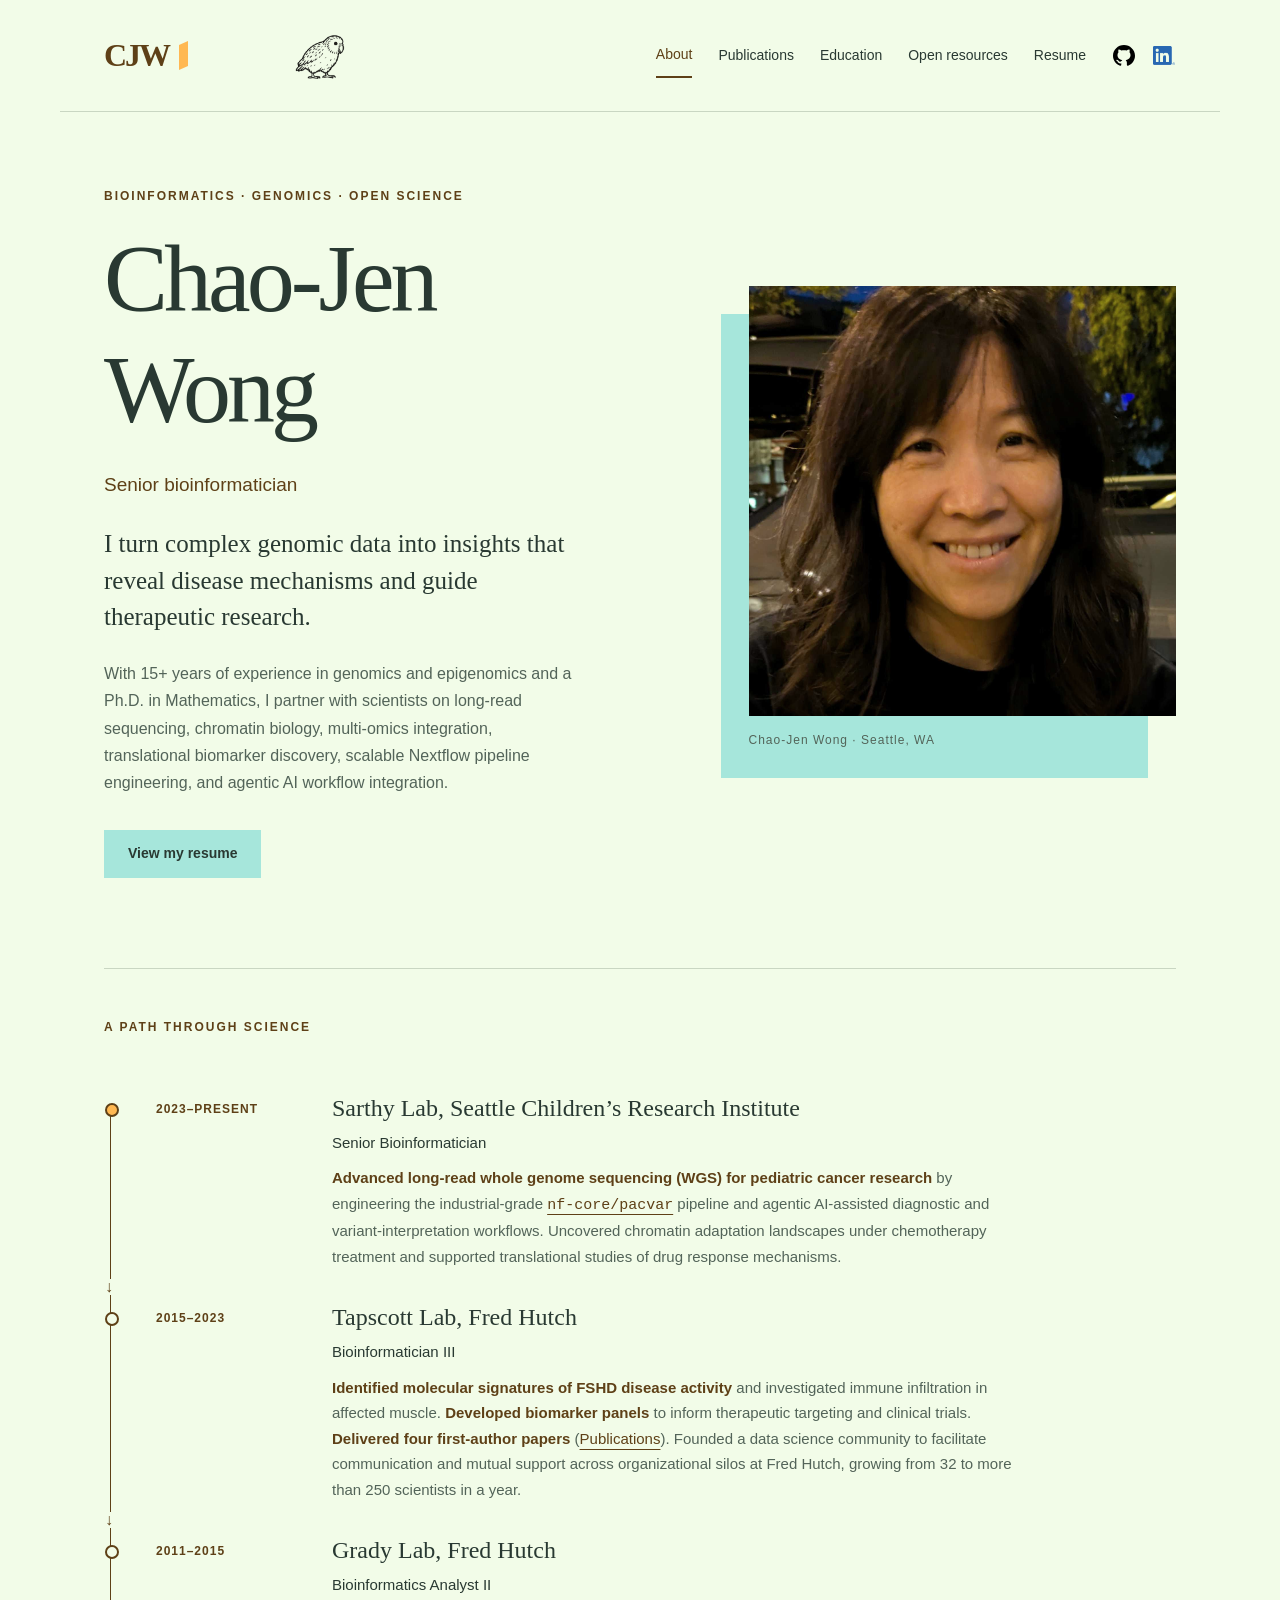
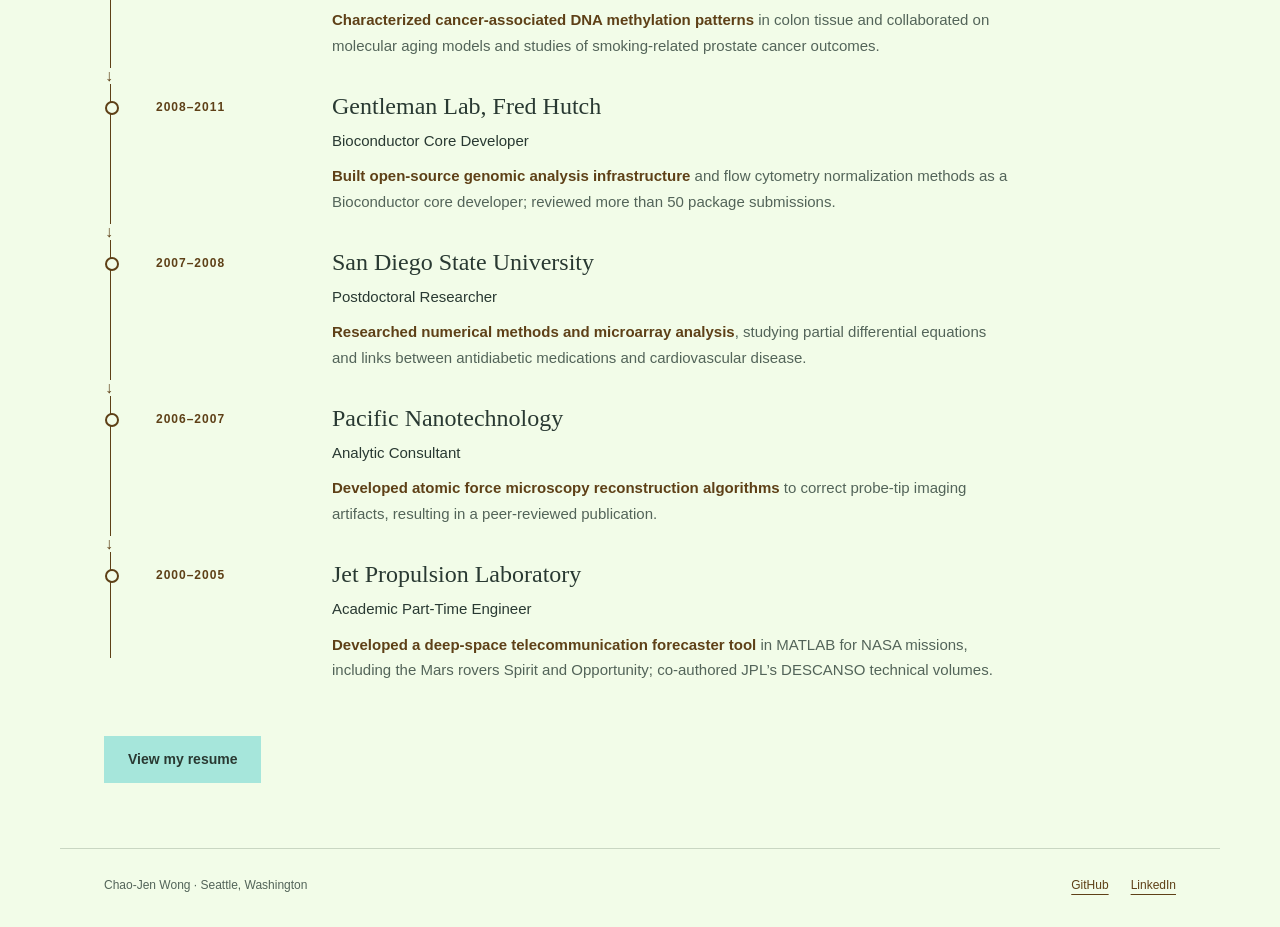
<file: index.html>
<!doctype html>
<html lang="en">
  <head>
    <meta charset="utf-8" />
    <meta name="viewport" content="width=device-width, initial-scale=1" />
    <title>About | Chao-Jen Wong</title>
    <meta
      name="description"
      content="Chao-Jen Wong — senior bioinformatician. Genomics, epigenomics, scientific software, and open-source workflows."
    />
    <link rel="stylesheet" href="assets/site.css" />
    <link rel="icon" href="assets/favicon.svg" type="image/svg+xml" />
  </head>
  <body class="home">
    <a class="skip" href="#main">Skip to content</a>
    <header class="site-header">
      <a class="monogram" href="index.html" aria-label="CJW — home"
        >CJW<span></span
      ></a>
      <span class="kakapo-track" aria-hidden="true">
        <span class="kakapo-walker"><span class="kakapo-sprite"></span></span>
      </span>
      <nav aria-label="Main navigation">
        <a href="index.html" aria-current="page">About</a>
        <a href="publications.html">Publications</a>
        <a href="education.html">Education</a>
        <a href="open-resources.html">Open resources</a>
        <a href="resume.html">Resume</a>
        <span class="nav-socials">
          <a class="social-link" href="https://github.com/chaochaowong" target="_blank" rel="noopener noreferrer" aria-label="GitHub profile" title="GitHub">
            <img src="assets/github.svg" width="22" height="22" alt="" />
          </a>
          <a class="social-link" href="https://www.linkedin.com/in/chao-jen-wong/" target="_blank" rel="noopener noreferrer" aria-label="LinkedIn profile" title="LinkedIn">
            <img src="assets/linkedin.png" width="22" height="22" alt="" />
          </a>
        </span>
      </nav>
    </header>
    <main id="main">
      <section class="hero">
        <div class="hero-copy">
          <p class="eyebrow">BIOINFORMATICS · GENOMICS · OPEN SCIENCE</p>
          <h1>Chao-Jen<br />Wong<span class="period"></span></h1>
          <p class="role">Senior bioinformatician</p>
          <p class="intro">
            I turn complex genomic data into insights that reveal disease
            mechanisms and guide therapeutic research.
          </p>
          <p>
            With 15+ years of experience in genomics and epigenomics and a Ph.D.
            in Mathematics, I partner with scientists on long-read sequencing,
            chromatin biology, multi-omics integration, translational biomarker
            discovery, scalable Nextflow pipeline engineering, and
            agentic AI workflow integration.
          </p>
          <a class="button" href="resume.html">View my resume</a
          >
        </div>
        <figure class="portrait">
          <img
            src="assets/cjwong.jpg"
            alt="Chao-Jen Wong"
            width="600"
            height="750"
          />
          <figcaption>Chao-Jen Wong · Seattle, WA</figcaption>
        </figure>
      </section>
      <section class="career">
        <div class="section-heading">
          <div>
            <p class="eyebrow">A PATH THROUGH SCIENCE</p>
          </div>
        </div>
        <ol
          class="timeline"
          aria-label="Career flowchart, most recent position first"
        >
          <li class="current">
            <span class="date">2023–PRESENT</span>
            <h3>Sarthy Lab, Seattle Children’s Research Institute</h3>
            <p>Senior Bioinformatician</p>
            <span class="detail"
              ><strong
                >Advanced long-read whole genome sequencing (WGS) for pediatric cancer
                research</strong
              >
              by engineering the industrial-grade <a href="https://nf-co.re/pacvar/dev/" target="_blank" rel="noopener noreferrer"><code>nf-core/pacvar</code></a>
              pipeline and agentic AI-assisted diagnostic and
              variant-interpretation workflows. Uncovered chromatin adaptation
              landscapes under
              chemotherapy treatment and supported translational studies of drug
              response mechanisms.</span
            >
          </li>
          <li>
            <span class="date">2015–2023</span>
            <h3>Tapscott Lab, Fred Hutch</h3>
            <p>Bioinformatician III</p>
            <span class="detail"
              ><strong
                >Identified molecular signatures of FSHD disease
                activity</strong
              >
              and investigated immune infiltration in affected muscle.
              <strong>Developed biomarker panels</strong> to inform therapeutic
              targeting and clinical trials.
              <strong>Delivered four first-author papers</strong>
              (<a href="publications.html">Publications</a>). Founded a data science community to facilitate communication and
              mutual support across organizational silos at Fred Hutch, growing
              from 32 to more than 250 scientists in a year.</span
            >
          </li>
          <li>
            <span class="date">2011–2015</span>
            <h3>Grady Lab, Fred Hutch</h3>
            <p>Bioinformatics Analyst II</p>
            <span class="detail"
              ><strong
                >Characterized cancer-associated DNA methylation
                patterns</strong
              >
              in colon tissue and collaborated on molecular aging models and
              studies of smoking-related prostate cancer outcomes.</span
            >
          </li>
          <li>
            <span class="date">2008–2011</span>
            <h3>Gentleman Lab, Fred Hutch</h3>
            <p>Bioconductor Core Developer</p>
            <span class="detail"
              ><strong
                >Built open-source genomic analysis infrastructure</strong
              >
              and flow cytometry normalization methods as a Bioconductor core
              developer; reviewed more than 50 package submissions.</span
            >
          </li>
          <li>
            <span class="date">2007–2008</span>
            <h3>San Diego State University</h3>
            <p>Postdoctoral Researcher</p>
            <span class="detail"
              ><strong
                >Researched numerical methods and microarray analysis</strong
              >, studying partial differential equations and links between
              antidiabetic medications and cardiovascular disease.</span
            >
          </li>
          <li>
            <span class="date">2006–2007</span>
            <h3>Pacific Nanotechnology</h3>
            <p>Analytic Consultant</p>
            <span class="detail"
              ><strong
                >Developed atomic force microscopy reconstruction
                algorithms</strong
              >
              to correct probe-tip imaging artifacts, resulting in a
              peer-reviewed publication.</span
            >
          </li>
          <li>
            <span class="date">2000–2005</span>
            <h3>Jet Propulsion Laboratory</h3>
            <p>Academic Part-Time Engineer</p>
            <span class="detail"
              ><strong>Developed a deep-space telecommunication forecaster tool</strong> in MATLAB
              for NASA missions, including the Mars rovers Spirit and
              Opportunity; co-authored JPL’s DESCANSO technical volumes.</span
            >
          </li>
        </ol>
        <div class="career-links">
          <a class="button" href="resume.html">View my resume</a>
        </div>
      </section>
    </main>
    <footer>
      <span>Chao-Jen Wong · Seattle, Washington</span>
      <div>
        <a href="https://github.com/chaochaowong" target="_blank" rel="noopener noreferrer">GitHub</a
        ><a href="https://www.linkedin.com/in/chao-jen-wong/" target="_blank" rel="noopener noreferrer">LinkedIn</a>
      </div>
    </footer>
  </body>
</html>
</file>
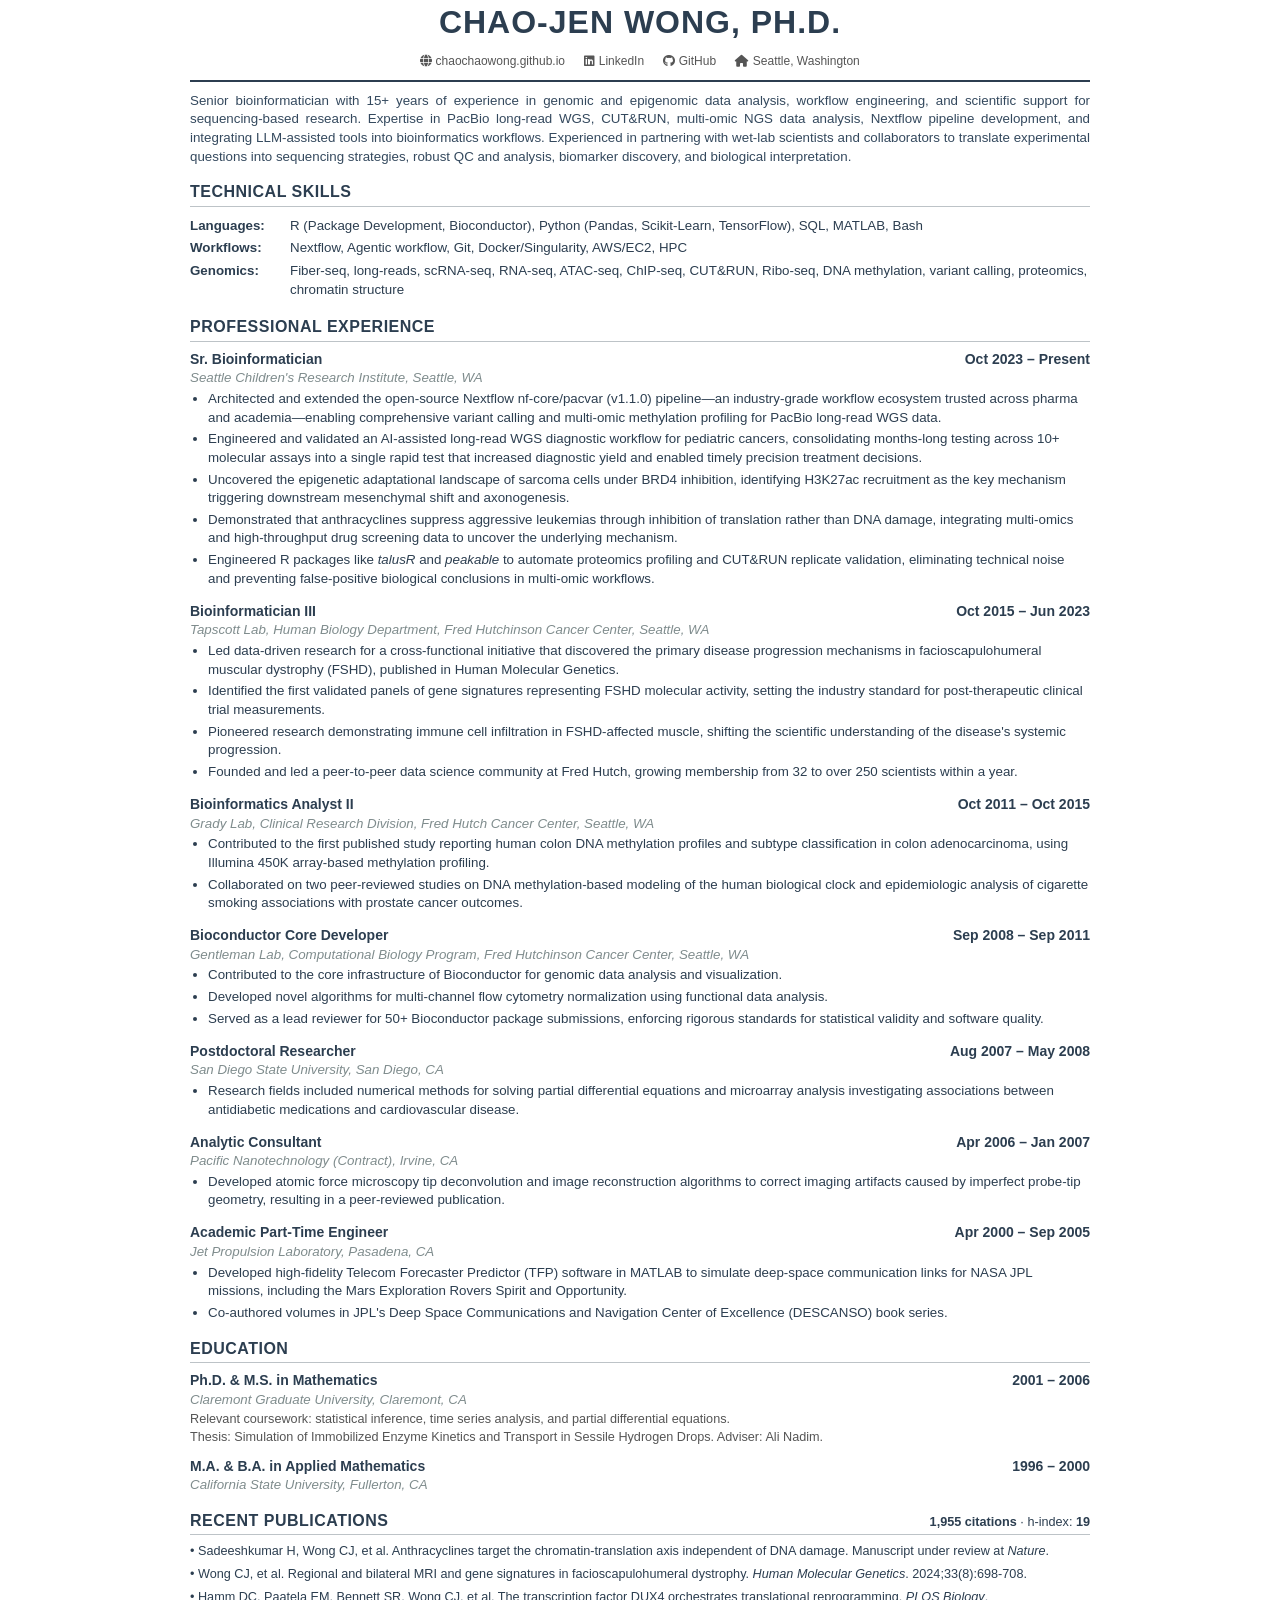
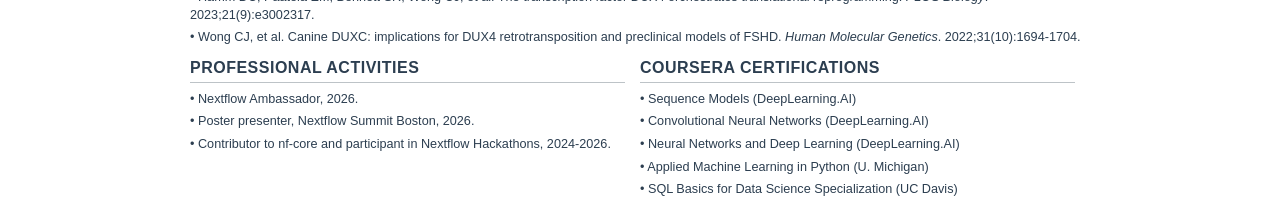
<file: cjw-resume-bioinfo-2026.html>
<!DOCTYPE html>
<html lang="en">
<head><link rel="stylesheet" href="https://cdnjs.cloudflare.com/ajax/libs/font-awesome/6.4.2/css/all.min.css">
    <meta charset="UTF-8">
    <style>
        @page { size: A4; margin: 10mm 15mm; }
        body {
            font-family: 'Segoe UI', Tahoma, Geneva, Verdana, sans-serif;
            color: #2c3e50; line-height: 1.4; font-size: 10pt; margin: 0; padding: 0;
        }
        .page-container { max-width: 900px; margin: auto; padding: 0 40px; background: white; }
        .header-section { border-bottom: 2px solid #2c3e50; padding-bottom: 10px; margin-bottom: 10px; text-align: center; }
        h1 { margin: 0; color: #2c3e50; font-size: 24pt; text-transform: uppercase; letter-spacing: 1px; }
        
        .contact-bar { 
            margin-top: 8px; 
            display: block; 
            text-align: center;
            font-size: 9pt; 
            color: #555; 
        }
        .contact-bar span { margin: 0 8px; }
        .contact-bar a { color: #555; text-decoration: none; }

        .summary { margin: 10px 0; text-align: justify; color: #34495e; font-size: 10pt; line-height: 1.4; }
        
        h2 { color: #2c3e50; font-size: 12pt; border-bottom: 1px solid #bdc3c7; padding-bottom: 2px; margin: 15px 0 8px 0; text-transform: uppercase; letter-spacing: 0.5px; }
        .publications-heading { display: flex; align-items: baseline; justify-content: space-between; gap: 8px 20px; flex-wrap: wrap; }
        .citation-metrics { margin-left: auto; font-size: 9.5pt; font-weight: normal; text-transform: none; letter-spacing: normal; white-space: nowrap; }
        .job-entry { margin-bottom: 10px; }
        .job-header { display: flex; justify-content: space-between; font-weight: bold; font-size: 10.5pt; }
        .company { font-style: italic; color: #7f8c8d; margin-bottom: 2px; font-size: 10pt; }
        ul { margin-top: 2px; padding-left: 18px; }
        li { margin-bottom: 3px; }
        
        .skills-table { width: 100%; border-collapse: collapse; margin-top: 4px; }
        .skills-table td { padding: 2px 0; vertical-align: top; }
        .skill-cat { font-weight: bold; width: 100px; color: #2c3e50; }
        
        .bottom-grid {
            display: table;
            width: 100%;
            margin-top: 10px;
        }
        .bottom-column {
            display: table-cell;
            width: 50%;
            vertical-align: top;
            padding-right: 15px;
        }
        .pub-item, .activity-item, .cert-item { margin-bottom: 5px; font-size: 9.5pt; }

        @media print { .page-container { padding: 0; } }
    </style>
</head>
<body>
    <div class="page-container">
        <div class="header-section">
            <h1>Chao-Jen Wong, Ph.D.</h1>
            <div class="contact-bar">
                <span><i class="fa-solid fa-globe"></i> <a href="https://chaochaowong.github.io/" target="_blank" rel="noopener noreferrer">chaochaowong.github.io</a></span>
                <span><i class="fa-brands fa-linkedin"></i> <a href="https://www.linkedin.com/in/chao-jen-wong/">LinkedIn</a></span>
                <span><i class="fa-brands fa-github"></i> <a href="https://github.com/chaochaowong">GitHub</a></span>
                <span><i class="fa-solid fa-house"></i> Seattle, Washington</span>
            </div>
        </div>

        <div class="summary">Senior bioinformatician with 15+ years of experience in genomic and epigenomic data analysis, workflow engineering, and scientific support for sequencing-based research. Expertise in PacBio long-read WGS, CUT&RUN, multi-omic NGS data analysis, Nextflow pipeline development, and integrating LLM-assisted tools into bioinformatics workflows. Experienced in partnering with wet-lab scientists and collaborators to translate experimental questions into sequencing strategies, robust QC and analysis, biomarker discovery, and biological interpretation.</div>

        <h2>Technical Skills</h2>
        <table class="skills-table">
            <tr><td class="skill-cat">Languages:</td><td>R (Package Development, Bioconductor), Python (Pandas, Scikit-Learn, TensorFlow), SQL, MATLAB, Bash</td></tr>
            <tr><td class="skill-cat">Workflows:</td><td>Nextflow, Agentic workflow, Git, Docker/Singularity, AWS/EC2, HPC</td></tr>
            <tr><td class="skill-cat">Genomics:</td><td>Fiber-seq, long-reads, scRNA-seq, RNA-seq, ATAC-seq, ChIP-seq, CUT&RUN, Ribo-seq, DNA methylation, variant calling, proteomics, chromatin structure</td></tr>
        </table>

        <h2>Professional Experience</h2>
        <div class="job-entry">
            <div class="job-header"><span>Sr. Bioinformatician</span><span>Oct 2023 – Present</span></div>
            <div class="company">Seattle Children's Research Institute, Seattle, WA</div>
            <ul>
                <li>Architected and extended the open-source Nextflow nf-core/pacvar (v1.1.0) pipeline—an industry-grade workflow ecosystem trusted across pharma and academia—enabling comprehensive variant calling and multi-omic methylation profiling for PacBio long-read WGS data.</li>
                <li>Engineered and validated an AI-assisted long-read WGS diagnostic workflow for pediatric cancers, consolidating months-long testing across 10+ molecular assays into a single rapid test that increased diagnostic yield and enabled timely precision treatment decisions.</li>
                <li>Uncovered the epigenetic adaptational landscape of sarcoma cells under BRD4 inhibition, identifying H3K27ac recruitment as the key mechanism triggering downstream mesenchymal shift and axonogenesis.</li>
                <li>Demonstrated that anthracyclines suppress aggressive leukemias through inhibition of translation rather than DNA damage, integrating multi-omics and high-throughput drug screening data to uncover the underlying mechanism.</li>
                <li>Engineered R packages like <em>talusR</em> and <em>peakable</em> to automate proteomics profiling and CUT&RUN replicate validation, eliminating technical noise and preventing false-positive biological conclusions in multi-omic workflows.</li>
            </ul>
        </div>
        
        <div class="job-entry">
            <div class="job-header"><span>Bioinformatician III</span><span>Oct 2015 – Jun 2023</span></div>
            <div class="company">Tapscott Lab, Human Biology Department, Fred Hutchinson Cancer Center, Seattle, WA</div>
            <ul>
                <li>Led data-driven research for a cross-functional initiative that discovered the primary disease progression mechanisms in facioscapulohumeral muscular dystrophy (FSHD), published in Human Molecular Genetics.</li>
                <li>Identified the first validated panels of gene signatures representing FSHD molecular activity, setting the industry standard for post-therapeutic clinical trial measurements.</li>
                <li>Pioneered research demonstrating immune cell infiltration in FSHD-affected muscle, shifting the scientific understanding of the disease's systemic progression.</li>
                <li>Founded and led a peer-to-peer data science community at Fred Hutch, growing membership from 32 to over 250 scientists within a year.</li>
            </ul>
        </div>
        
        <div class="job-entry">
            <div class="job-header"><span>Bioinformatics Analyst II</span><span>Oct 2011 – Oct 2015</span></div>
            <div class="company">Grady Lab, Clinical Research Division, Fred Hutch Cancer Center, Seattle, WA</div>
            <ul>
                <li>Contributed to the first published study reporting human colon DNA methylation profiles and subtype classification in colon adenocarcinoma, using Illumina 450K array-based methylation profiling. </li>
                <li>Collaborated on two peer-reviewed studies on DNA methylation-based modeling of the human biological clock and epidemiologic analysis of cigarette smoking associations with prostate cancer outcomes.</li>
            </ul>
        </div>

        <div class="job-entry">
            <div class="job-header"><span>Bioconductor Core Developer</span><span>Sep 2008 – Sep 2011</span></div>
            <div class="company">Gentleman Lab, Computational Biology Program, Fred Hutchinson Cancer Center, Seattle, WA</div>
            <ul>
                <li>Contributed to the core infrastructure of Bioconductor for genomic data analysis and visualization.</li>
                <li>Developed novel algorithms for multi-channel flow cytometry normalization using functional data analysis.</li>
                <li>Served as a lead reviewer for 50+ Bioconductor package submissions, enforcing rigorous standards for statistical validity and software quality.</li>
            </ul>
        </div>

        <div class="job-entry">
            <div class="job-header"><span>Postdoctoral Researcher</span><span>Aug 2007 – May 2008</span></div>
            <div class="company">San Diego State University, San Diego, CA</div>
            <ul>
                <li>Research fields included numerical methods for solving partial differential equations and microarray analysis investigating associations between antidiabetic medications and cardiovascular disease.</li>
            </ul>
        </div>

        <div class="job-entry">
            <div class="job-header"><span>Analytic Consultant</span><span>Apr 2006 – Jan 2007</span></div>
            <div class="company">Pacific Nanotechnology (Contract), Irvine, CA</div>
            <ul><li>Developed atomic force microscopy tip deconvolution and image reconstruction algorithms to correct imaging artifacts caused by imperfect probe-tip geometry, resulting in a peer-reviewed publication.</li></ul>
        </div>

        <div class="job-entry">
            <div class="job-header"><span>Academic Part-Time Engineer</span><span>Apr 2000 – Sep 2005</span></div>
            <div class="company">Jet Propulsion Laboratory, Pasadena, CA</div>
            <ul><li>Developed high-fidelity Telecom Forecaster Predictor (TFP) software in MATLAB to simulate deep-space communication links for NASA JPL missions, including the Mars Exploration Rovers Spirit and Opportunity.</li>
                <li>Co-authored volumes in JPL's Deep Space Communications and Navigation Center of Excellence (DESCANSO) book series.</li></ul>
        </div>

        <h2>Education</h2>
        <div class="job-entry">
            <div class="job-header"><span>Ph.D. & M.S. in Mathematics</span><span>2001 – 2006</span></div>
            <div class="company">Claremont Graduate University, Claremont, CA</div>
            <div style="font-size: 9.5pt; color: #555;">Relevant coursework: statistical inference, time series analysis, and partial differential equations.</div>
            <div style="font-size: 9.5pt; color: #555;">Thesis: Simulation of Immobilized Enzyme Kinetics and Transport in Sessile Hydrogen Drops. Adviser: Ali Nadim.</div>
        </div>
        <div class="job-entry">
            <div class="job-header"><span>M.A. & B.A. in Applied Mathematics</span><span>1996 – 2000</span></div>
            <div class="company">California State University, Fullerton, CA</div>
        </div>

        <h2 class="publications-heading"><span>Recent Publications</span><span class="citation-metrics"><strong>1,955 citations</strong> · h-index: <strong>19</strong></span></h2>
        <div class="pub-item">• Sadeeshkumar H, Wong CJ, et al. Anthracyclines target the chromatin-translation axis independent of DNA damage. Manuscript under review at <em>Nature</em>.</div>
        <div class="pub-item">• Wong CJ, et al. Regional and bilateral MRI and gene signatures in facioscapulohumeral dystrophy. <em>Human Molecular Genetics</em>. 2024;33(8):698-708.</div>
        <div class="pub-item">• Hamm DC, Paatela EM, Bennett SR, Wong CJ, et al. The transcription factor DUX4 orchestrates translational reprogramming. <em>PLOS Biology</em>. 2023;21(9):e3002317.</div>
        <div class="pub-item">• Wong CJ, et al. Canine DUXC: implications for DUX4 retrotransposition and preclinical models of FSHD. <em>Human Molecular Genetics</em>. 2022;31(10):1694-1704.</div>

        <div class="bottom-grid">
            <div class="bottom-column">
                <h2 style="margin-top:0;">Professional Activities</h2>
                <div class="activity-item">• Nextflow Ambassador, 2026.</div>
                <div class="activity-item">• Poster presenter, Nextflow Summit Boston, 2026.</div>
                <div class="activity-item">• Contributor to nf-core and participant in Nextflow Hackathons, 2024-2026.</div>
            </div>
            <div class="bottom-column">
                <h2 style="margin-top:0;">Coursera Certifications</h2>
                <div class="cert-item">• Sequence Models (DeepLearning.AI)</div>
                <div class="cert-item">• Convolutional Neural Networks (DeepLearning.AI)</div>
                <div class="cert-item">• Neural Networks and Deep Learning (DeepLearning.AI)</div>
                <div class="cert-item">• Applied Machine Learning in Python (U. Michigan)</div>
                <div class="cert-item">• SQL Basics for Data Science Specialization (UC Davis)</div>
            </div>
        </div>
    </div>
</body>
</html>
</file>
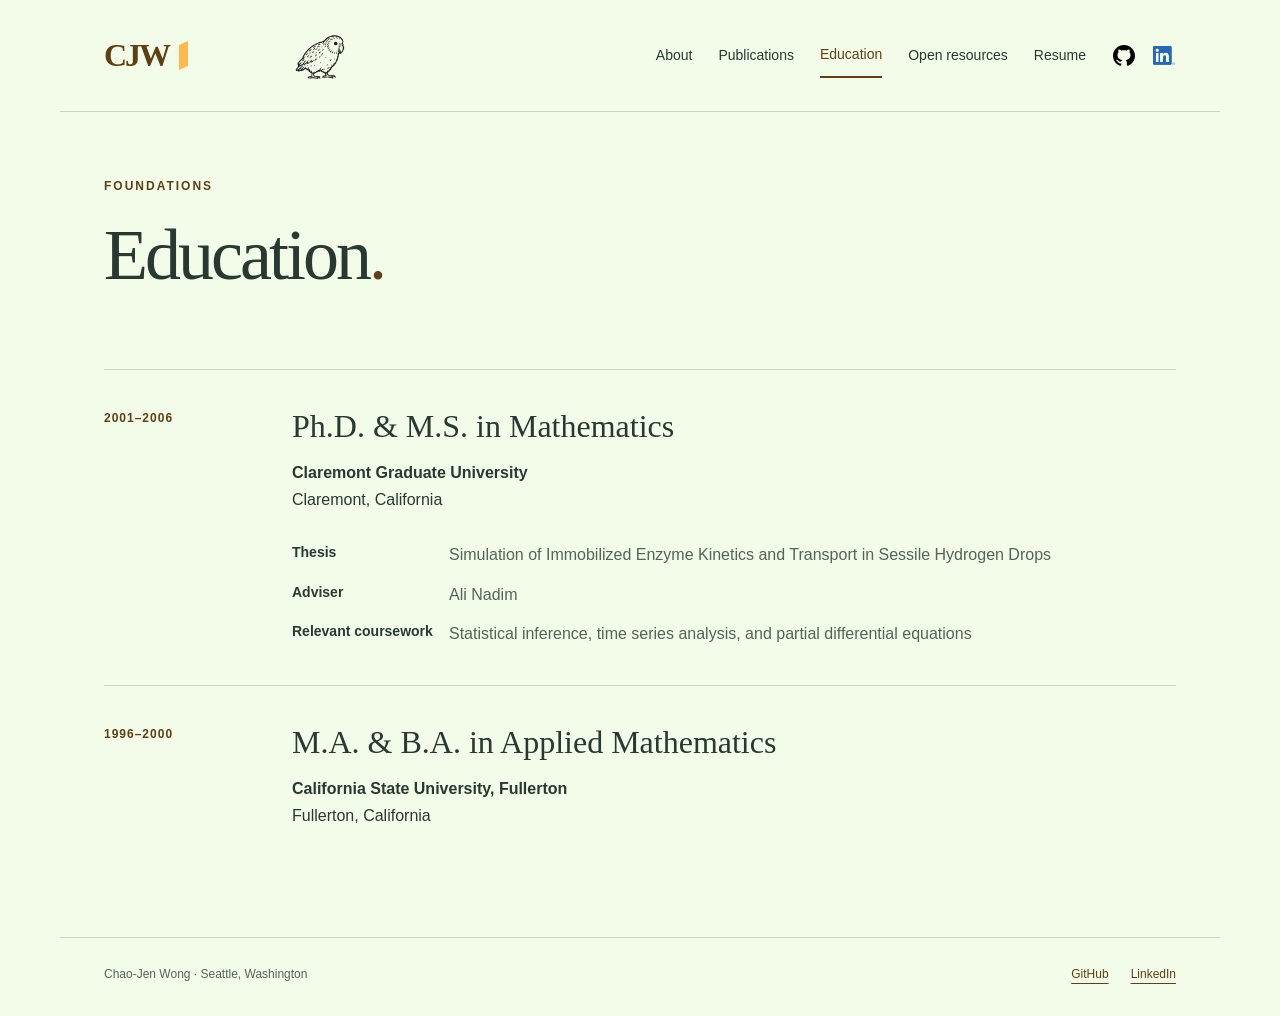
<file: education.html>
<!doctype html>
<html lang="en">
  <head>
    <meta charset="utf-8" />
    <meta name="viewport" content="width=device-width, initial-scale=1" />
    <title>Education | Chao-Jen Wong</title>
    <meta
      name="description"
      content="Chao-Jen Wong — senior bioinformatician. Genomics, epigenomics, scientific software, and open-source workflows."
    />
    <link rel="stylesheet" href="assets/site.css" />
    <link rel="icon" href="assets/favicon.svg" type="image/svg+xml" />
  </head>
  <body>
    <a class="skip" href="#main">Skip to content</a>
    <header class="site-header">
      <a class="monogram" href="index.html" aria-label="CJW — home"
        >CJW<span></span
      ></a>
      <span class="kakapo-track" aria-hidden="true">
        <span class="kakapo-walker"><span class="kakapo-sprite"></span></span>
      </span>
      <nav aria-label="Main navigation">
        <a href="index.html">About</a
        >
        <a href="publications.html">Publications</a
        >
        <a href="education.html" aria-current="page">Education</a
        >
        <a href="open-resources.html">Open resources</a>
        <a href="resume.html">Resume</a
        >
        <span class="nav-socials">
          <a class="social-link" href="https://github.com/chaochaowong" target="_blank" rel="noopener noreferrer" aria-label="GitHub profile" title="GitHub">
            <img src="assets/github.svg" width="22" height="22" alt="" />
          </a>
          <a class="social-link" href="https://www.linkedin.com/in/chao-jen-wong/" target="_blank" rel="noopener noreferrer" aria-label="LinkedIn profile" title="LinkedIn">
            <img src="assets/linkedin.png" width="22" height="22" alt="" />
          </a>
        </span>
      </nav>
    </header>
    <main id="main">
      <section class="page-intro">
        <p class="eyebrow">FOUNDATIONS</p>
        <h1>Education<span class="period">.</span></h1>
      </section>
      <section class="education-list" aria-label="Degrees">
        <article class="degree">
          <span class="date">2001–2006</span>
          <div>
            <h2>Ph.D. & M.S. in Mathematics</h2>
            <p class="institution">Claremont Graduate University</p>
            <p>Claremont, California</p>
            <dl>
              <dt>Thesis</dt>
              <dd>
                Simulation of Immobilized Enzyme Kinetics and Transport in
                Sessile Hydrogen Drops
              </dd>
              <dt>Adviser</dt>
              <dd>Ali Nadim</dd>
              <dt>Relevant coursework</dt>
              <dd>
                Statistical inference, time series analysis, and partial
                differential equations
              </dd>
            </dl>
          </div>
        </article>
        <article class="degree">
          <span class="date">1996–2000</span>
          <div>
            <h2>M.A. & B.A. in Applied Mathematics</h2>
            <p class="institution">California State University, Fullerton</p>
            <p>Fullerton, California</p>
          </div>
        </article>
      </section>
    </main>
    <footer>
      <span>Chao-Jen Wong · Seattle, Washington</span>
      <div>
        <a href="https://github.com/chaochaowong" target="_blank" rel="noopener noreferrer">GitHub</a
        ><a href="https://www.linkedin.com/in/chao-jen-wong/" target="_blank" rel="noopener noreferrer">LinkedIn</a>
      </div>
    </footer>
  </body>
</html>
</file>
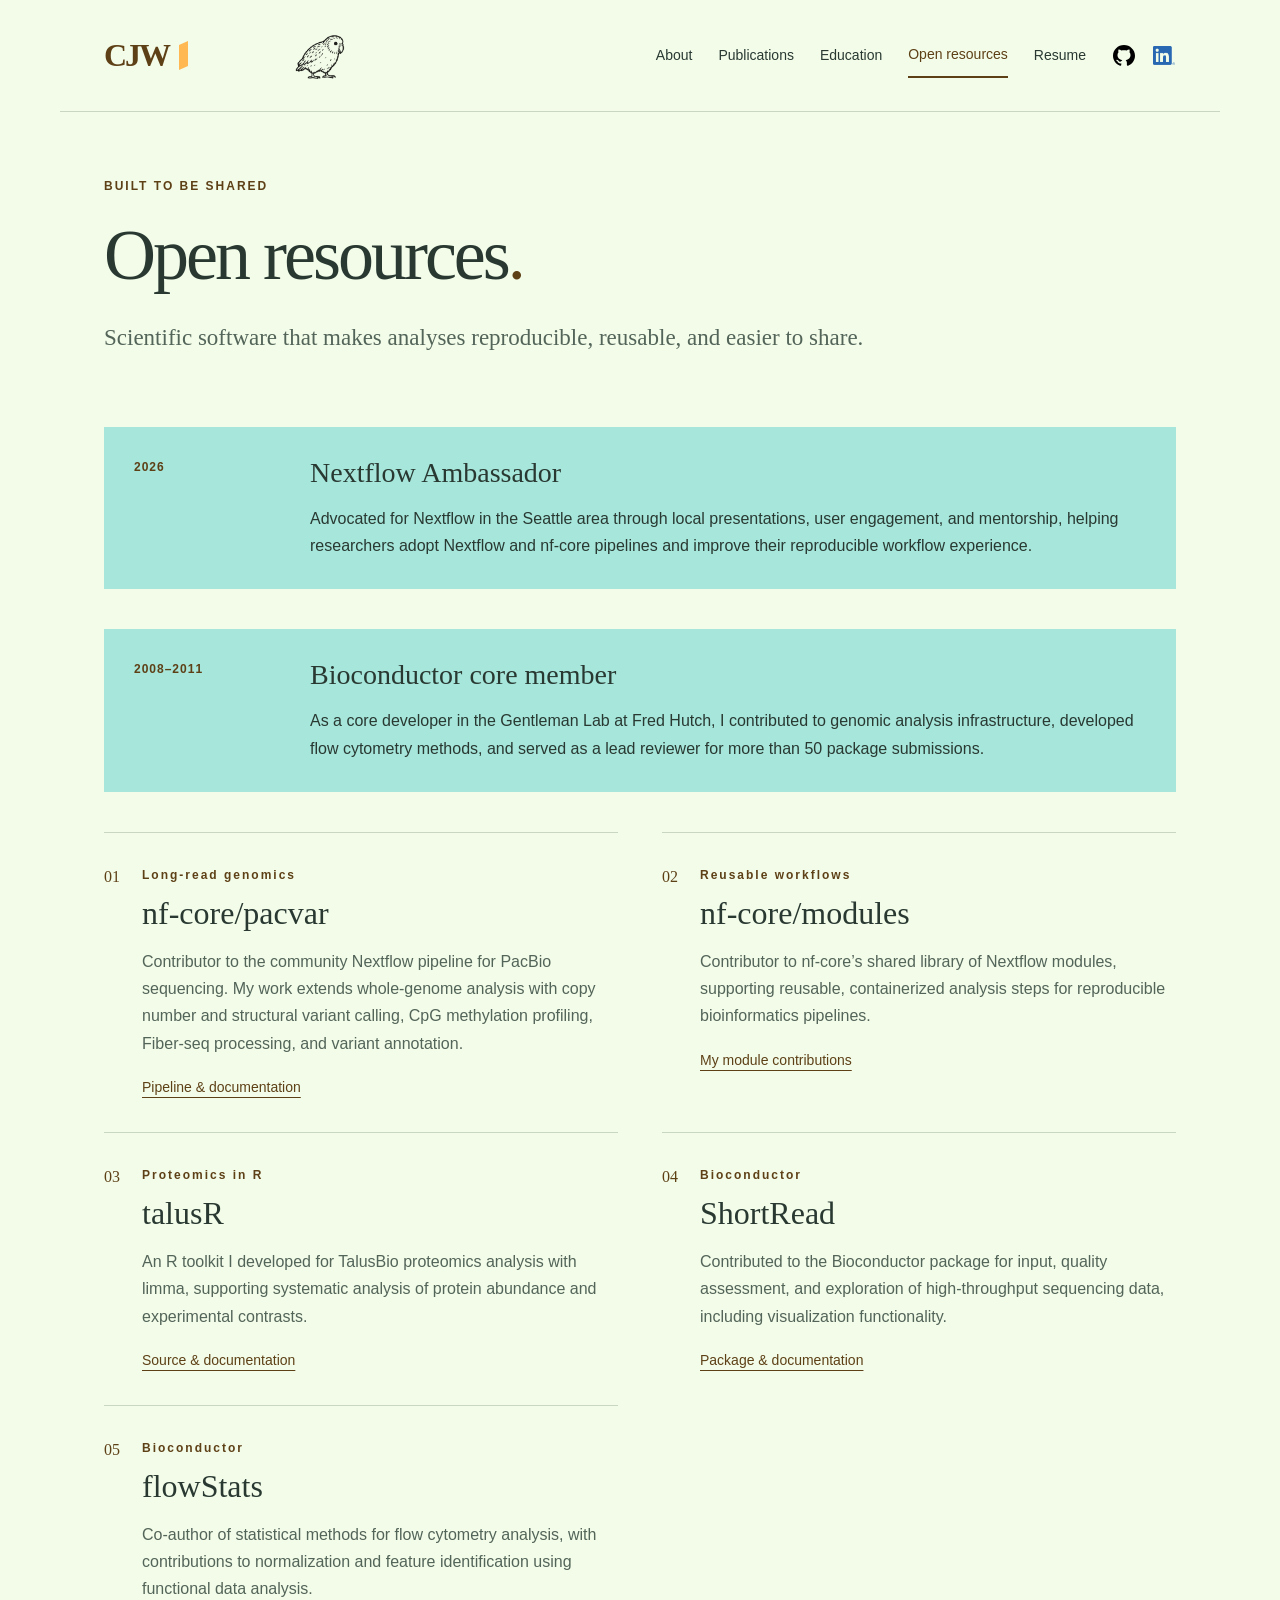
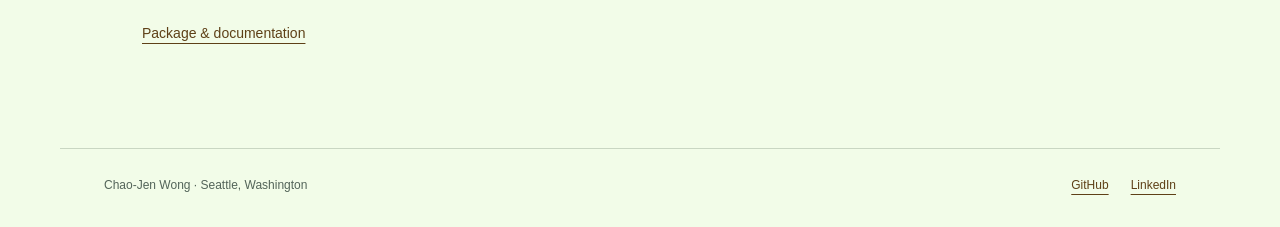
<file: open-resources.html>
<!doctype html>
<html lang="en">
  <head>
    <meta charset="utf-8" />
    <meta name="viewport" content="width=device-width, initial-scale=1" />
    <title>Open resources | Chao-Jen Wong</title>
    <meta
      name="description"
      content="Chao-Jen Wong — senior bioinformatician. Genomics, epigenomics, scientific software, and open-source workflows."
    />
    <link rel="stylesheet" href="assets/site.css" />
    <link rel="icon" href="assets/favicon.svg" type="image/svg+xml" />
  </head>
  <body>
    <a class="skip" href="#main">Skip to content</a>
    <header class="site-header">
      <a class="monogram" href="index.html" aria-label="CJW — home"
        >CJW<span></span
      ></a>
      <span class="kakapo-track" aria-hidden="true">
        <span class="kakapo-walker"><span class="kakapo-sprite"></span></span>
      </span>
      <nav aria-label="Main navigation">
        <a href="index.html">About</a
        >
        <a href="publications.html">Publications</a
        >
        <a href="education.html">Education</a
        >
        <a href="open-resources.html" aria-current="page">Open resources</a>
        <a href="resume.html">Resume</a
        >
        <span class="nav-socials">
          <a class="social-link" href="https://github.com/chaochaowong" target="_blank" rel="noopener noreferrer" aria-label="GitHub profile" title="GitHub">
            <img src="assets/github.svg" width="22" height="22" alt="" />
          </a>
          <a class="social-link" href="https://www.linkedin.com/in/chao-jen-wong/" target="_blank" rel="noopener noreferrer" aria-label="LinkedIn profile" title="LinkedIn">
            <img src="assets/linkedin.png" width="22" height="22" alt="" />
          </a>
        </span>
      </nav>
    </header>
    <main id="main">
      <section class="page-intro">
        <p class="eyebrow">BUILT TO BE SHARED</p>
        <h1>Open resources<span class="period">.</span></h1>
        <p class="lede">
          Scientific software that makes analyses reproducible, reusable, and
          easier to share.
        </p>
      </section>
      <aside class="bioc-note">
        <span class="date">2026</span>
        <div>
          <h2>Nextflow Ambassador</h2>
          <p>
            Advocated for Nextflow in the Seattle area through local
            presentations, user engagement, and mentorship, helping researchers
            adopt Nextflow and nf-core pipelines and improve their reproducible
            workflow experience.
          </p>
        </div>
      </aside>
      <aside class="bioc-note">
        <span class="date">2008–2011</span>
        <div>
          <h2>Bioconductor core member</h2>
          <p>
            As a core developer in the Gentleman Lab at Fred Hutch, I
            contributed to genomic analysis infrastructure, developed flow
            cytometry methods, and served as a lead reviewer for more than 50
            package submissions.
          </p>
        </div>
      </aside>
      <section class="resources" aria-label="Open-source contributions">
        <article class="resource">
          <span class="resource-number">01</span>
          <div>
            <p class="eyebrow">Long-read genomics</p>
            <h2>nf-core/pacvar</h2>
            <p>
              Contributor to the community Nextflow pipeline for PacBio
              sequencing. My work extends whole-genome analysis with copy number
              and structural variant calling, CpG methylation profiling,
              Fiber-seq processing, and variant annotation.
            </p>
            <a href="https://nf-co.re/pacvar/">Pipeline & documentation</a>
          </div>
        </article>
        <article class="resource">
          <span class="resource-number">02</span>
          <div>
            <p class="eyebrow">Reusable workflows</p>
            <h2>nf-core/modules</h2>
            <p>
              Contributor to nf-core’s shared library of Nextflow modules,
              supporting reusable, containerized analysis steps for reproducible
              bioinformatics pipelines.
            </p>
            <a
              href="https://github.com/nf-core/modules/pulls?q=is%3Apr+author%3Achaochaowong"
              >My module contributions</a
            >
          </div>
        </article>
        <article class="resource">
          <span class="resource-number">03</span>
          <div>
            <p class="eyebrow">Proteomics in R</p>
            <h2>talusR</h2>
            <p>
              An R toolkit I developed for TalusBio proteomics analysis with
              limma, supporting systematic analysis of protein abundance and
              experimental contrasts.
            </p>
            <a href="https://github.com/chaochaowong/talusR"
              >Source & documentation</a
            >
          </div>
        </article>
        <article class="resource">
          <span class="resource-number">04</span>
          <div>
            <p class="eyebrow">Bioconductor</p>
            <h2>ShortRead</h2>
            <p>
              Contributed to the Bioconductor package for input, quality
              assessment, and exploration of high-throughput sequencing data,
              including visualization functionality.
            </p>
            <a href="https://bioconductor.org/packages/ShortRead/"
              >Package & documentation</a
            >
          </div>
        </article>
        <article class="resource">
          <span class="resource-number">05</span>
          <div>
            <p class="eyebrow">Bioconductor</p>
            <h2>flowStats</h2>
            <p>
              Co-author of statistical methods for flow cytometry analysis, with
              contributions to normalization and feature identification using
              functional data analysis.
            </p>
            <a href="https://bioconductor.org/packages/flowStats/"
              >Package & documentation</a
            >
          </div>
        </article>
      </section>
    </main>
    <footer>
      <span>Chao-Jen Wong · Seattle, Washington</span>
      <div>
        <a href="https://github.com/chaochaowong" target="_blank" rel="noopener noreferrer">GitHub</a
        ><a href="https://www.linkedin.com/in/chao-jen-wong/" target="_blank" rel="noopener noreferrer">LinkedIn</a>
      </div>
    </footer>
  </body>
</html>
</file>
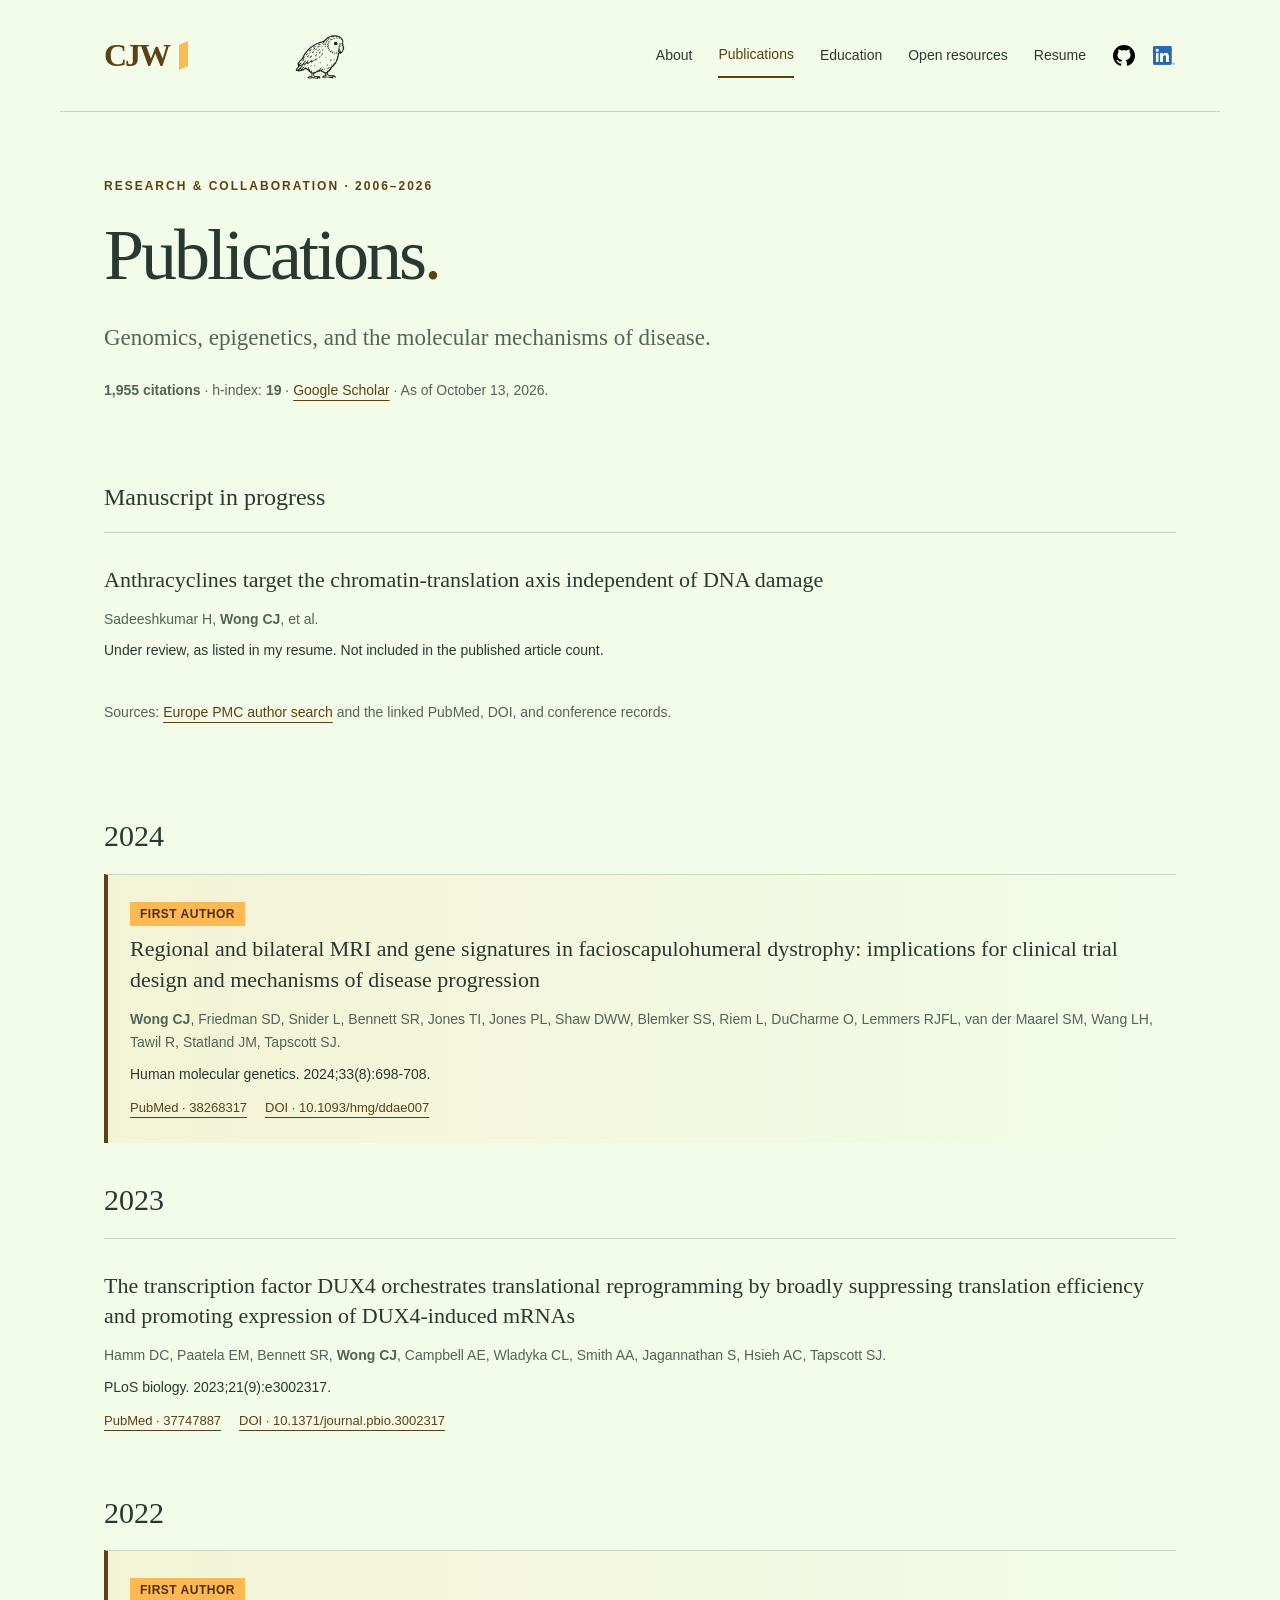
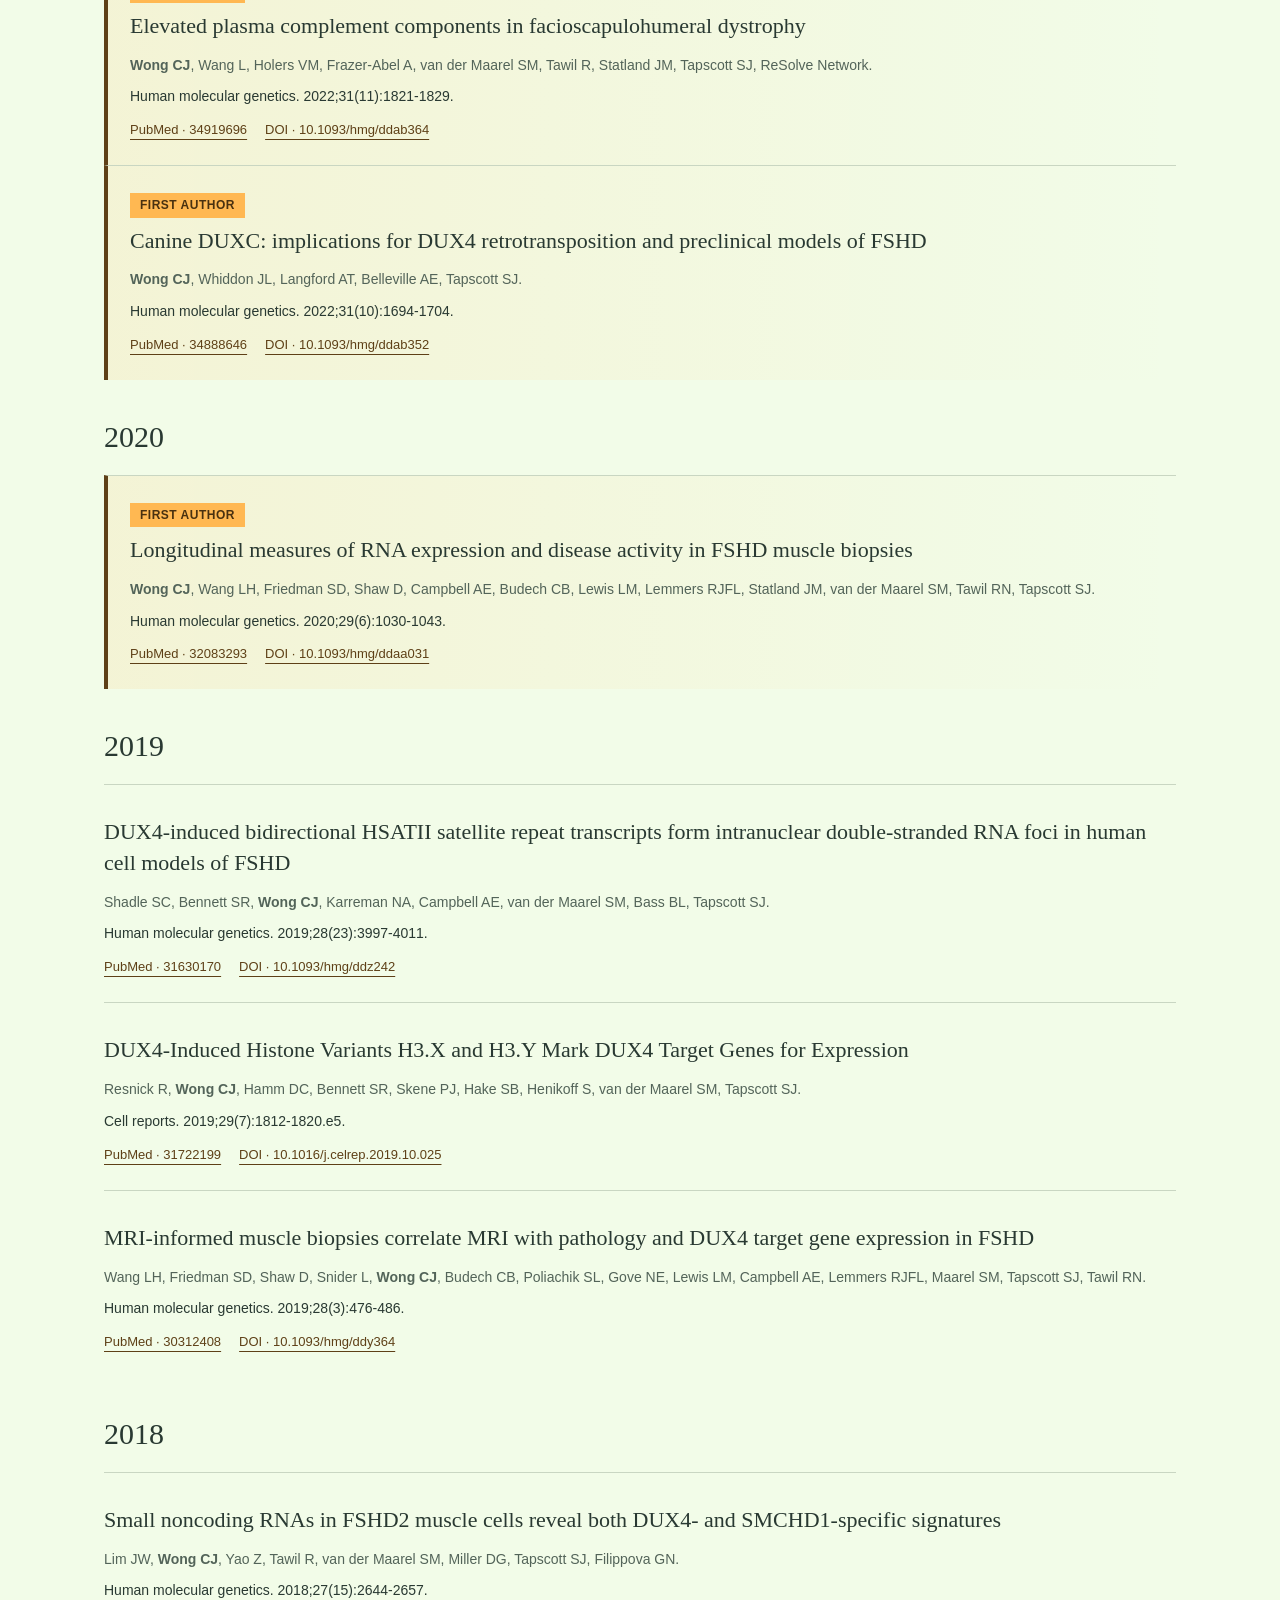
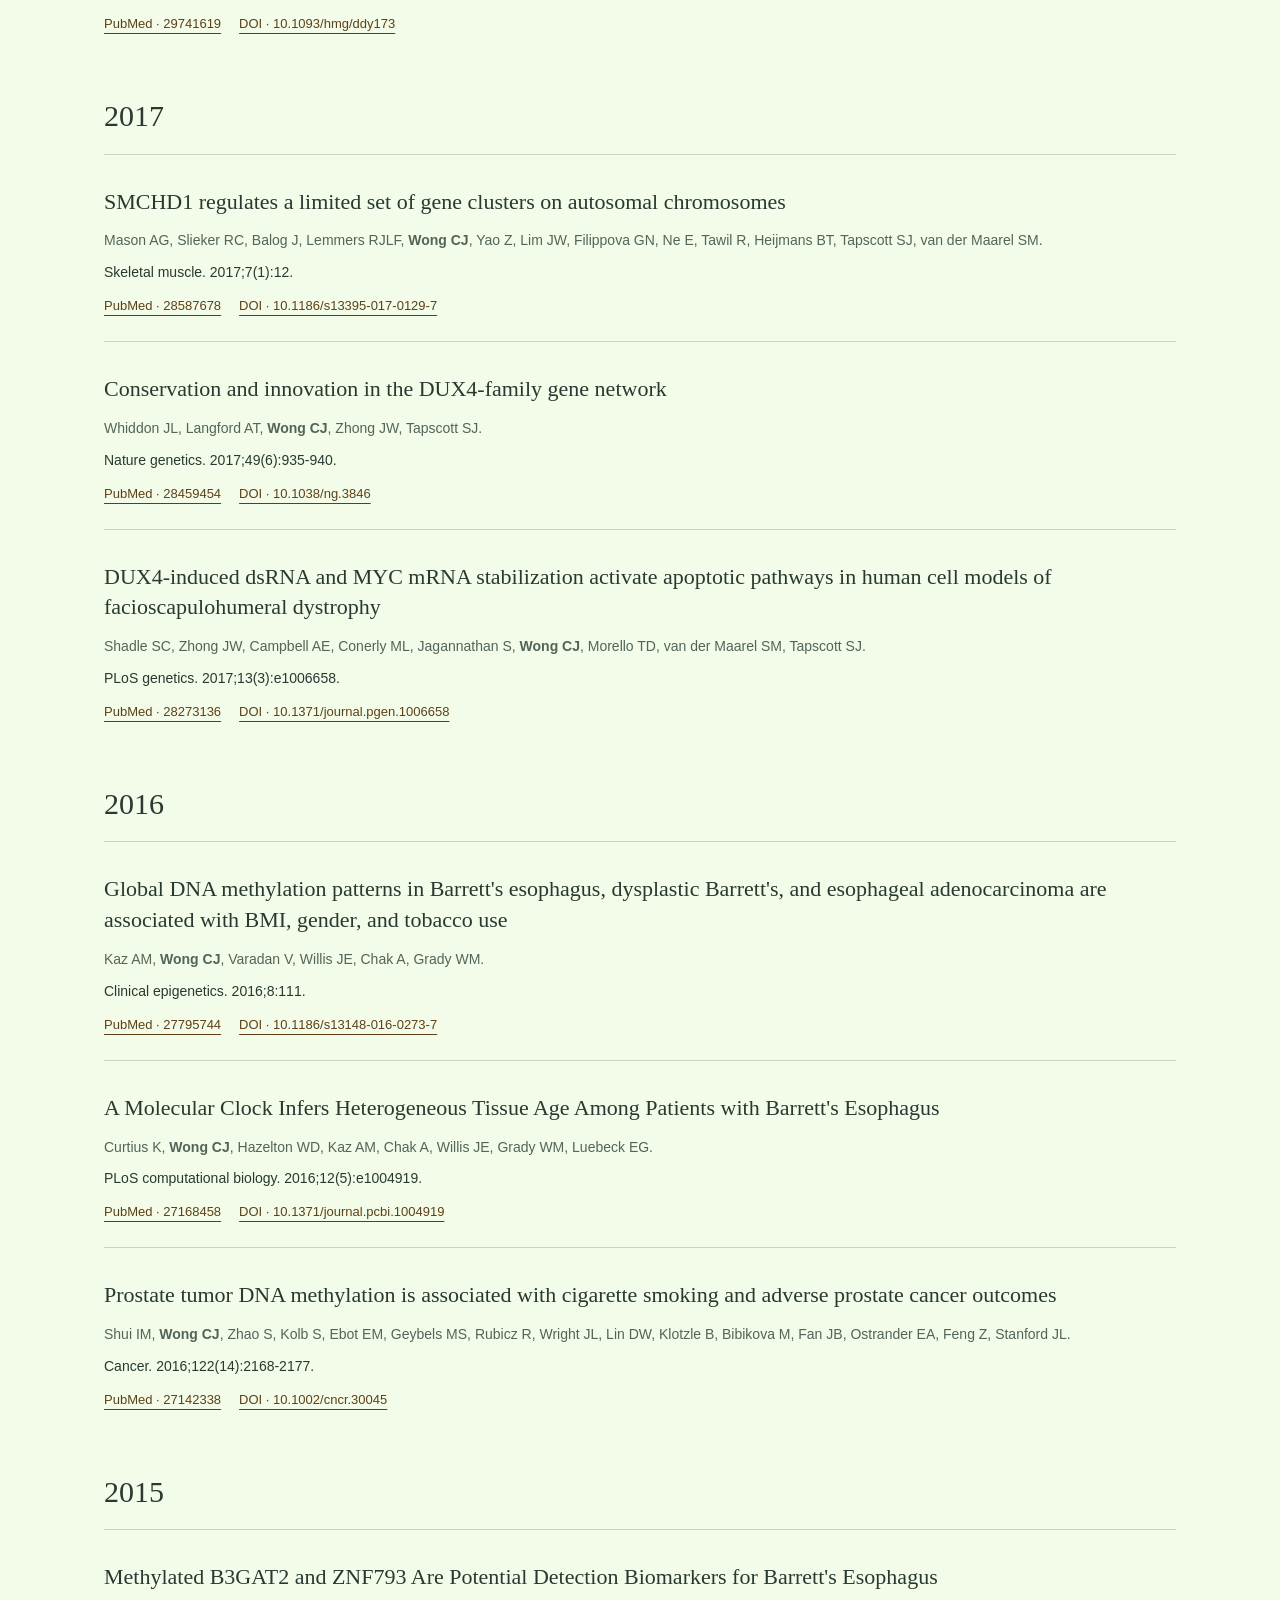
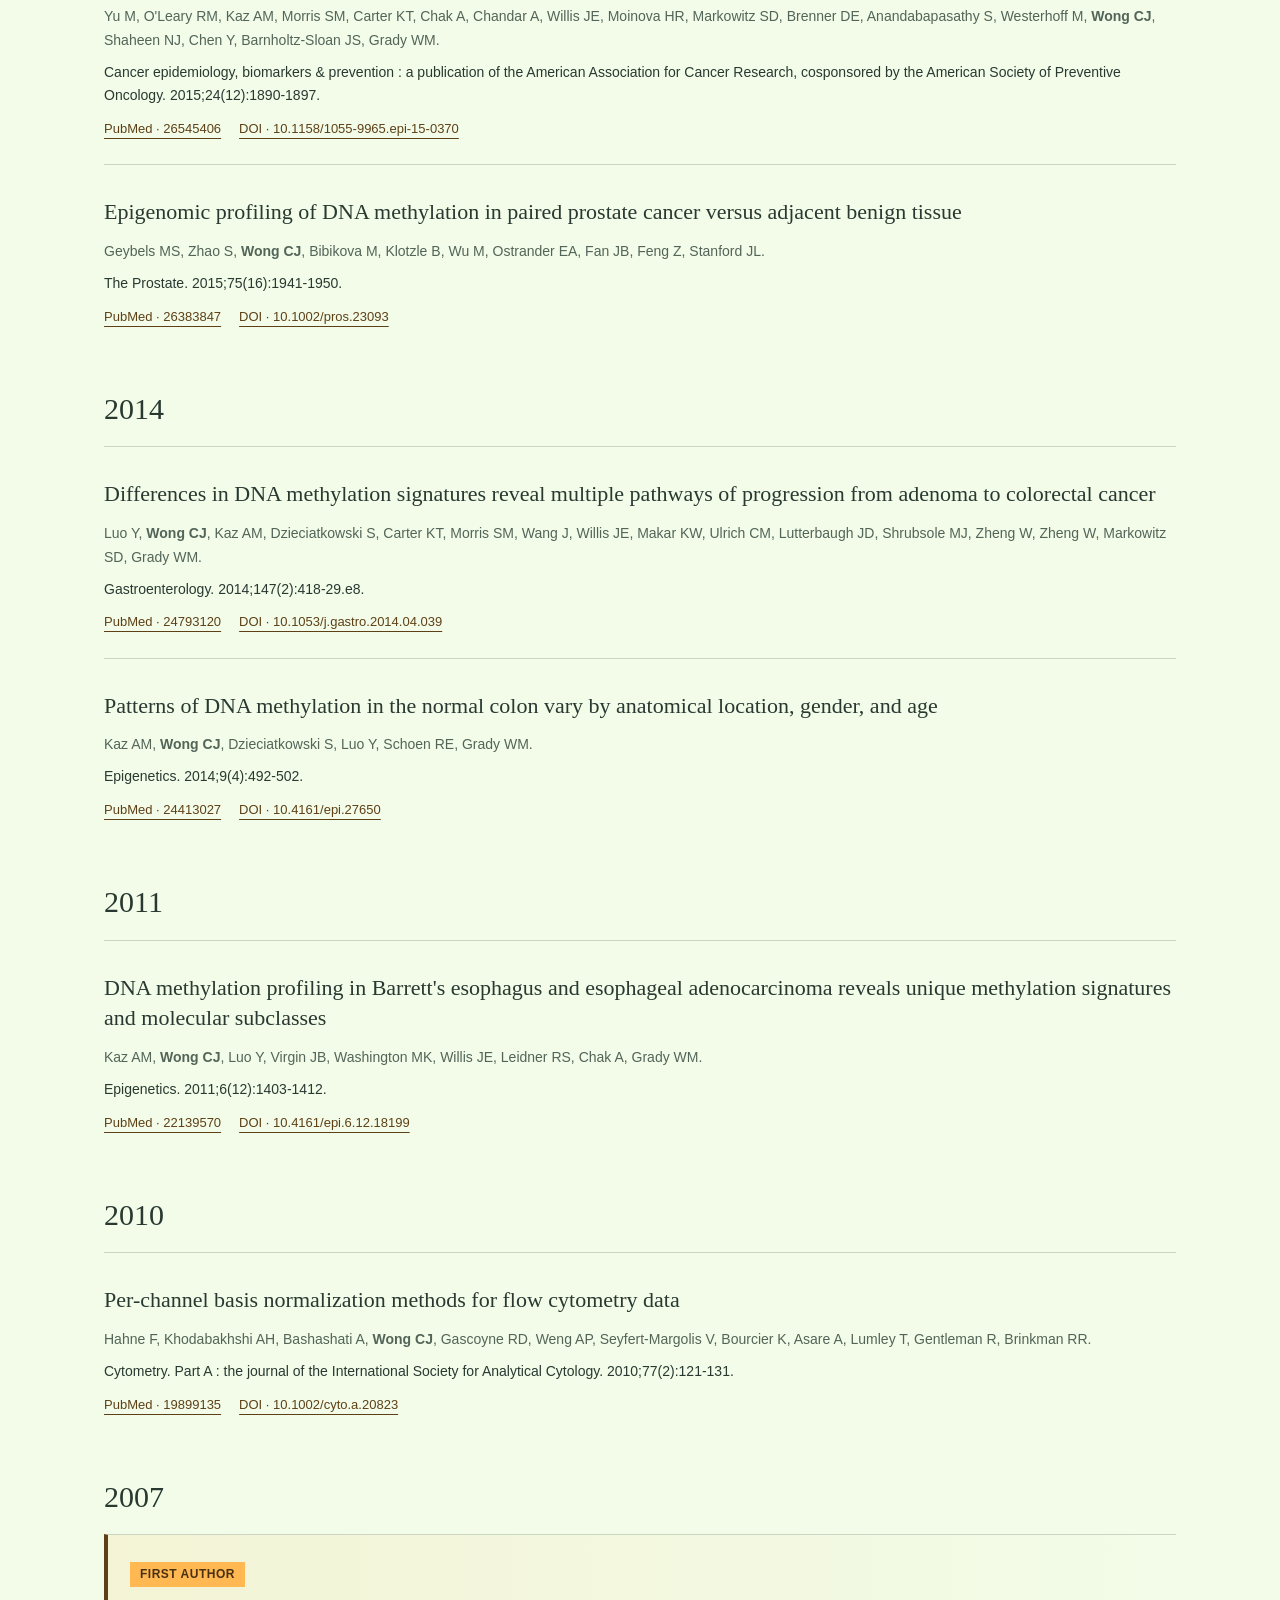
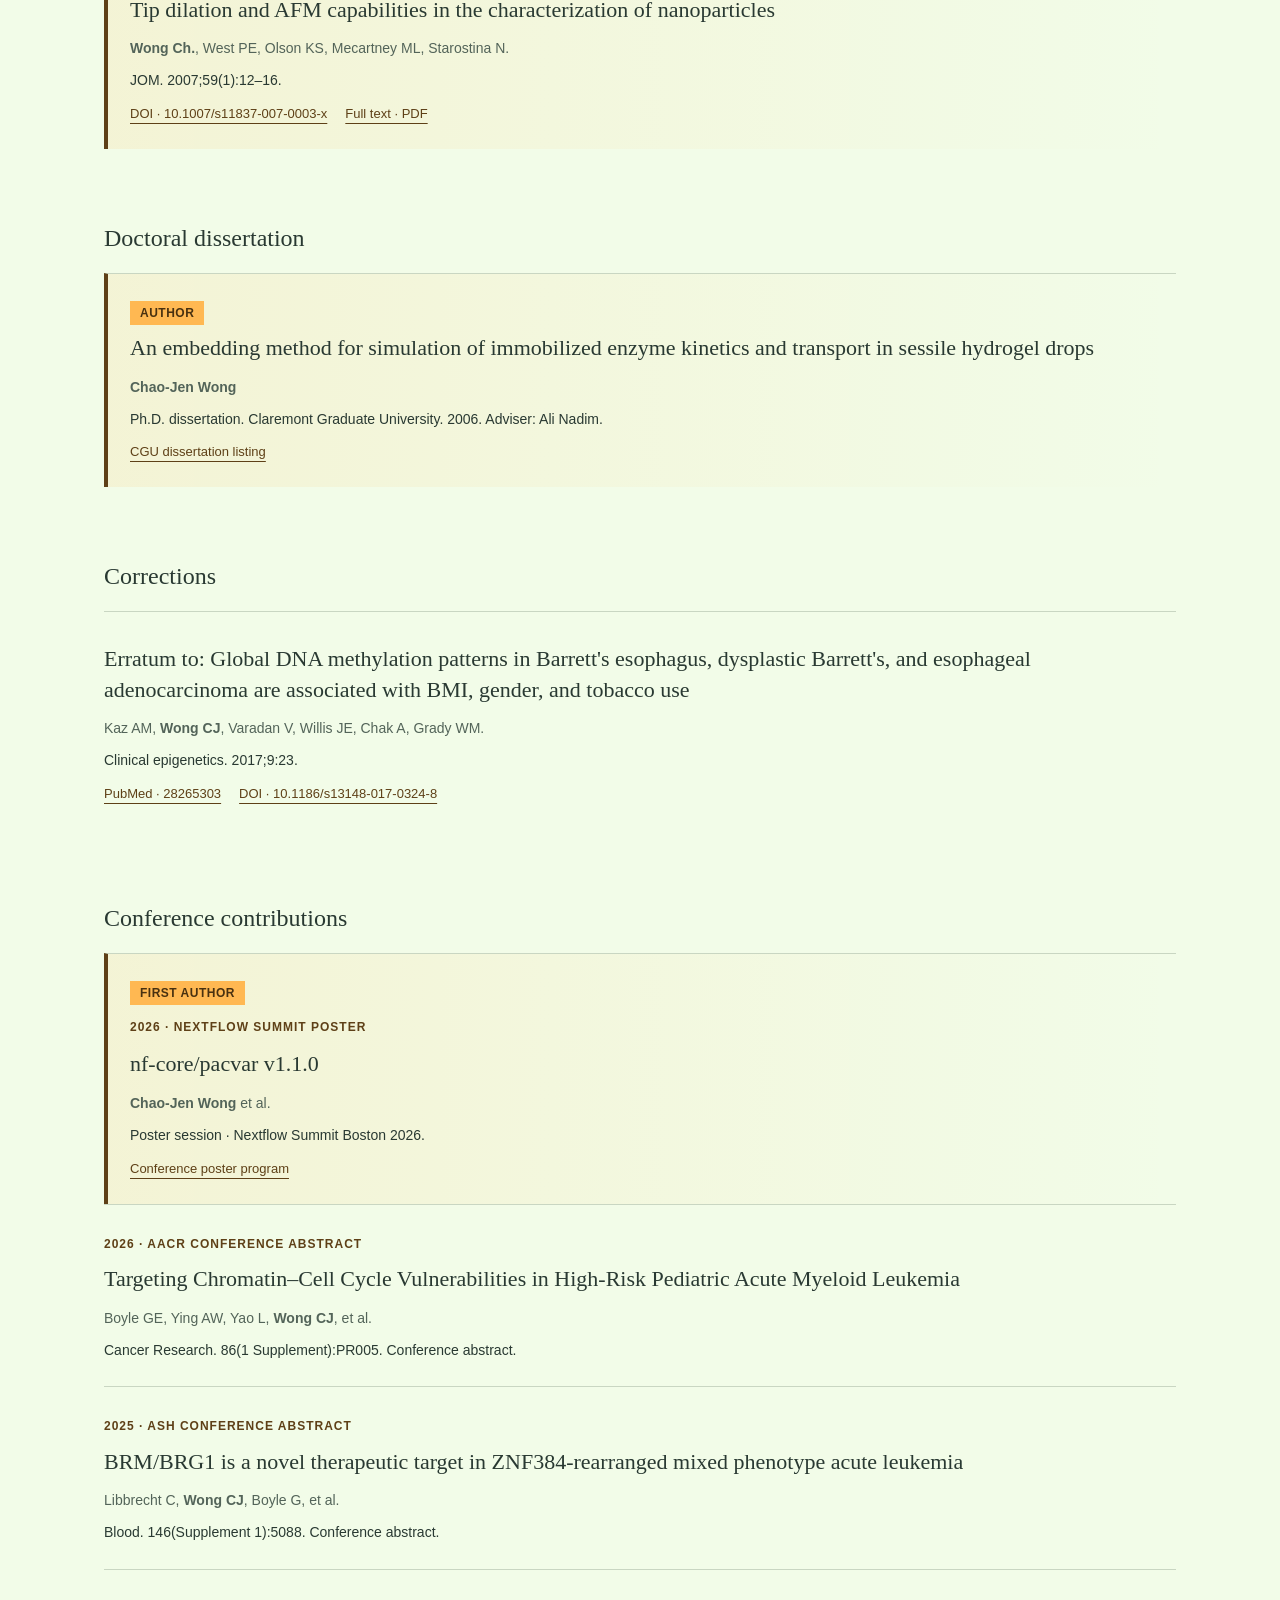
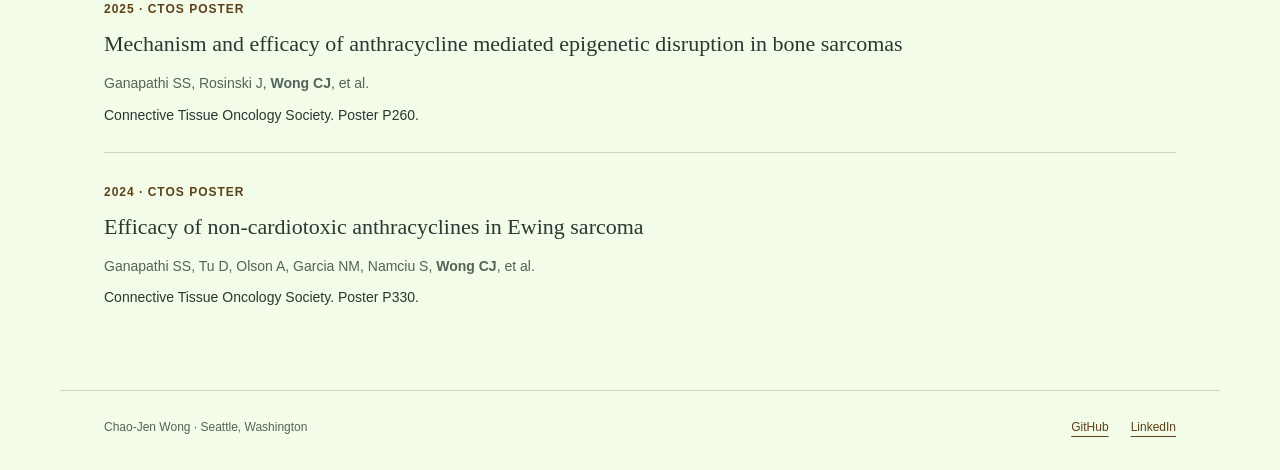
<file: publications.html>
<!doctype html>
<html lang="en">
  <head>
    <meta charset="utf-8" />
    <meta name="viewport" content="width=device-width, initial-scale=1" />
    <title>Publications | Chao-Jen Wong</title>
    <meta
      name="description"
      content="Chao-Jen Wong — senior bioinformatician. Genomics, epigenomics, scientific software, and open-source workflows."
    />
    <link rel="stylesheet" href="assets/site.css" />
    <link rel="icon" href="assets/favicon.svg" type="image/svg+xml" />
  </head>
  <body>
    <a class="skip" href="#main">Skip to content</a>
    <header class="site-header">
      <a class="monogram" href="index.html" aria-label="CJW — home"
        >CJW<span></span
      ></a>
      <span class="kakapo-track" aria-hidden="true">
        <span class="kakapo-walker"><span class="kakapo-sprite"></span></span>
      </span>
      <nav aria-label="Main navigation">
        <a href="index.html">About</a>
        <a href="publications.html" aria-current="page">Publications</a>
        <a href="education.html">Education</a>
        <a href="open-resources.html">Open resources</a>
        <a
          href="resume.html"
          >Resume</a
        >
        <span class="nav-socials">
          <a class="social-link" href="https://github.com/chaochaowong" target="_blank" rel="noopener noreferrer" aria-label="GitHub profile" title="GitHub">
            <img src="assets/github.svg" width="22" height="22" alt="" />
          </a>
          <a class="social-link" href="https://www.linkedin.com/in/chao-jen-wong/" target="_blank" rel="noopener noreferrer" aria-label="LinkedIn profile" title="LinkedIn">
            <img src="assets/linkedin.png" width="22" height="22" alt="" />
          </a>
        </span>
      </nav>
    </header>
    <main id="main">
      <section class="page-intro">
        <p class="eyebrow">RESEARCH & COLLABORATION · 2006–2026</p>
        <h1>Publications<span class="period">.</span></h1>
        <p class="lede">
          Genomics, epigenetics, and the molecular mechanisms of disease.
        </p>
        <p class="publication-note">
          <strong>1,955 citations</strong> · h-index: <strong>19</strong> ·
          <a href="https://scholar.google.com/citations?user=XlQysogAAAAJ&amp;hl=en"
            target="_blank" rel="noopener noreferrer">Google Scholar</a>
          · As of <time datetime="2026-10-13">October 13, 2026</time>.
        </p>
      </section>
      <section class="publications-section">
        <h2>Manuscript in progress</h2>
        <article class="publication">
          <h3>
            Anthracyclines target the chromatin-translation axis independent of
            DNA damage
          </h3>
          <p class="authors">
            Sadeeshkumar H, <strong>Wong CJ</strong>, et al.
          </p>
          <p class="journal">
            Under review, as listed in my resume. Not included in the published
            article count.
          </p>
        </article>
        <p class="publication-note">
          Sources:
          <a href="https://europepmc.org/search?query=%22Chao-Jen%20Wong%22"
            >Europe PMC author search</a
          >
          and the linked PubMed, DOI, and conference records.
        </p>
      </section>
      <section class="publications-section" aria-label="Journal articles">
        <h2 class="pub-year">2024</h2>
        <ol class="publications">
          <li class="publication first-author">
            <span class="badge">FIRST AUTHOR</span>
            <h3>
              <a
                href="https://pubmed.ncbi.nlm.nih.gov/38268317/"
                target="_blank"
                rel="noopener noreferrer"
                >Regional and bilateral MRI and gene signatures in
                facioscapulohumeral dystrophy: implications for clinical trial
                design and mechanisms of disease progression</a
              >
            </h3>
            <p class="authors">
              <strong>Wong CJ</strong>, Friedman SD, Snider L, Bennett SR, Jones
              TI, Jones PL, Shaw DWW, Blemker SS, Riem L, DuCharme O, Lemmers
              RJFL, van der Maarel SM, Wang LH, Tawil R, Statland JM, Tapscott
              SJ.
            </p>
            <p class="journal">Human molecular genetics. 2024;33(8):698-708.</p>
            <div class="pub-meta">
              <a
                href="https://pubmed.ncbi.nlm.nih.gov/38268317/"
                target="_blank"
                rel="noopener noreferrer"
                >PubMed · 38268317</a
              ><a
                href="https://doi.org/10.1093/hmg/ddae007"
                target="_blank"
                rel="noopener noreferrer"
                >DOI · 10.1093/hmg/ddae007</a
              >
            </div>
          </li>
        </ol>
        <h2 class="pub-year">2023</h2>
        <ol class="publications">
          <li class="publication">
            <h3>
              <a
                href="https://pubmed.ncbi.nlm.nih.gov/37747887/"
                target="_blank"
                rel="noopener noreferrer"
                >The transcription factor DUX4 orchestrates translational
                reprogramming by broadly suppressing translation efficiency and
                promoting expression of DUX4-induced mRNAs</a
              >
            </h3>
            <p class="authors">
              Hamm DC, Paatela EM, Bennett SR, <strong>Wong CJ</strong>,
              Campbell AE, Wladyka CL, Smith AA, Jagannathan S, Hsieh AC,
              Tapscott SJ.
            </p>
            <p class="journal">PLoS biology. 2023;21(9):e3002317.</p>
            <div class="pub-meta">
              <a
                href="https://pubmed.ncbi.nlm.nih.gov/37747887/"
                target="_blank"
                rel="noopener noreferrer"
                >PubMed · 37747887</a
              ><a
                href="https://doi.org/10.1371/journal.pbio.3002317"
                target="_blank"
                rel="noopener noreferrer"
                >DOI · 10.1371/journal.pbio.3002317</a
              >
            </div>
          </li>
        </ol>
        <h2 class="pub-year">2022</h2>
        <ol class="publications">
          <li class="publication first-author">
            <span class="badge">FIRST AUTHOR</span>
            <h3>
              <a
                href="https://pubmed.ncbi.nlm.nih.gov/34919696/"
                target="_blank"
                rel="noopener noreferrer"
                >Elevated plasma complement components in facioscapulohumeral
                dystrophy</a
              >
            </h3>
            <p class="authors">
              <strong>Wong CJ</strong>, Wang L, Holers VM, Frazer-Abel A, van
              der Maarel SM, Tawil R, Statland JM, Tapscott SJ, ReSolve Network.
            </p>
            <p class="journal">
              Human molecular genetics. 2022;31(11):1821-1829.
            </p>
            <div class="pub-meta">
              <a
                href="https://pubmed.ncbi.nlm.nih.gov/34919696/"
                target="_blank"
                rel="noopener noreferrer"
                >PubMed · 34919696</a
              ><a
                href="https://doi.org/10.1093/hmg/ddab364"
                target="_blank"
                rel="noopener noreferrer"
                >DOI · 10.1093/hmg/ddab364</a
              >
            </div>
          </li>
          <li class="publication first-author">
            <span class="badge">FIRST AUTHOR</span>
            <h3>
              <a
                href="https://pubmed.ncbi.nlm.nih.gov/34888646/"
                target="_blank"
                rel="noopener noreferrer"
                >Canine DUXC: implications for DUX4 retrotransposition and
                preclinical models of FSHD</a
              >
            </h3>
            <p class="authors">
              <strong>Wong CJ</strong>, Whiddon JL, Langford AT, Belleville AE,
              Tapscott SJ.
            </p>
            <p class="journal">
              Human molecular genetics. 2022;31(10):1694-1704.
            </p>
            <div class="pub-meta">
              <a
                href="https://pubmed.ncbi.nlm.nih.gov/34888646/"
                target="_blank"
                rel="noopener noreferrer"
                >PubMed · 34888646</a
              ><a
                href="https://doi.org/10.1093/hmg/ddab352"
                target="_blank"
                rel="noopener noreferrer"
                >DOI · 10.1093/hmg/ddab352</a
              >
            </div>
          </li>
        </ol>
        <h2 class="pub-year">2020</h2>
        <ol class="publications">
          <li class="publication first-author">
            <span class="badge">FIRST AUTHOR</span>
            <h3>
              <a
                href="https://pubmed.ncbi.nlm.nih.gov/32083293/"
                target="_blank"
                rel="noopener noreferrer"
                >Longitudinal measures of RNA expression and disease activity in
                FSHD muscle biopsies</a
              >
            </h3>
            <p class="authors">
              <strong>Wong CJ</strong>, Wang LH, Friedman SD, Shaw D, Campbell
              AE, Budech CB, Lewis LM, Lemmers RJFL, Statland JM, van der Maarel
              SM, Tawil RN, Tapscott SJ.
            </p>
            <p class="journal">
              Human molecular genetics. 2020;29(6):1030-1043.
            </p>
            <div class="pub-meta">
              <a
                href="https://pubmed.ncbi.nlm.nih.gov/32083293/"
                target="_blank"
                rel="noopener noreferrer"
                >PubMed · 32083293</a
              ><a
                href="https://doi.org/10.1093/hmg/ddaa031"
                target="_blank"
                rel="noopener noreferrer"
                >DOI · 10.1093/hmg/ddaa031</a
              >
            </div>
          </li>
        </ol>
        <h2 class="pub-year">2019</h2>
        <ol class="publications">
          <li class="publication">
            <h3>
              <a
                href="https://pubmed.ncbi.nlm.nih.gov/31630170/"
                target="_blank"
                rel="noopener noreferrer"
                >DUX4-induced bidirectional HSATII satellite repeat transcripts
                form intranuclear double-stranded RNA foci in human cell models
                of FSHD</a
              >
            </h3>
            <p class="authors">
              Shadle SC, Bennett SR, <strong>Wong CJ</strong>, Karreman NA,
              Campbell AE, van der Maarel SM, Bass BL, Tapscott SJ.
            </p>
            <p class="journal">
              Human molecular genetics. 2019;28(23):3997-4011.
            </p>
            <div class="pub-meta">
              <a
                href="https://pubmed.ncbi.nlm.nih.gov/31630170/"
                target="_blank"
                rel="noopener noreferrer"
                >PubMed · 31630170</a
              ><a
                href="https://doi.org/10.1093/hmg/ddz242"
                target="_blank"
                rel="noopener noreferrer"
                >DOI · 10.1093/hmg/ddz242</a
              >
            </div>
          </li>
          <li class="publication">
            <h3>
              <a
                href="https://pubmed.ncbi.nlm.nih.gov/31722199/"
                target="_blank"
                rel="noopener noreferrer"
                >DUX4-Induced Histone Variants H3.X and H3.Y Mark DUX4 Target
                Genes for Expression</a
              >
            </h3>
            <p class="authors">
              Resnick R, <strong>Wong CJ</strong>, Hamm DC, Bennett SR, Skene
              PJ, Hake SB, Henikoff S, van der Maarel SM, Tapscott SJ.
            </p>
            <p class="journal">Cell reports. 2019;29(7):1812-1820.e5.</p>
            <div class="pub-meta">
              <a
                href="https://pubmed.ncbi.nlm.nih.gov/31722199/"
                target="_blank"
                rel="noopener noreferrer"
                >PubMed · 31722199</a
              ><a
                href="https://doi.org/10.1016/j.celrep.2019.10.025"
                target="_blank"
                rel="noopener noreferrer"
                >DOI · 10.1016/j.celrep.2019.10.025</a
              >
            </div>
          </li>
          <li class="publication">
            <h3>
              <a
                href="https://pubmed.ncbi.nlm.nih.gov/30312408/"
                target="_blank"
                rel="noopener noreferrer"
                >MRI-informed muscle biopsies correlate MRI with pathology and
                DUX4 target gene expression in FSHD</a
              >
            </h3>
            <p class="authors">
              Wang LH, Friedman SD, Shaw D, Snider L, <strong>Wong CJ</strong>,
              Budech CB, Poliachik SL, Gove NE, Lewis LM, Campbell AE, Lemmers
              RJFL, Maarel SM, Tapscott SJ, Tawil RN.
            </p>
            <p class="journal">Human molecular genetics. 2019;28(3):476-486.</p>
            <div class="pub-meta">
              <a
                href="https://pubmed.ncbi.nlm.nih.gov/30312408/"
                target="_blank"
                rel="noopener noreferrer"
                >PubMed · 30312408</a
              ><a
                href="https://doi.org/10.1093/hmg/ddy364"
                target="_blank"
                rel="noopener noreferrer"
                >DOI · 10.1093/hmg/ddy364</a
              >
            </div>
          </li>
        </ol>
        <h2 class="pub-year">2018</h2>
        <ol class="publications">
          <li class="publication">
            <h3>
              <a
                href="https://pubmed.ncbi.nlm.nih.gov/29741619/"
                target="_blank"
                rel="noopener noreferrer"
                >Small noncoding RNAs in FSHD2 muscle cells reveal both DUX4-
                and SMCHD1-specific signatures</a
              >
            </h3>
            <p class="authors">
              Lim JW, <strong>Wong CJ</strong>, Yao Z, Tawil R, van der Maarel
              SM, Miller DG, Tapscott SJ, Filippova GN.
            </p>
            <p class="journal">
              Human molecular genetics. 2018;27(15):2644-2657.
            </p>
            <div class="pub-meta">
              <a
                href="https://pubmed.ncbi.nlm.nih.gov/29741619/"
                target="_blank"
                rel="noopener noreferrer"
                >PubMed · 29741619</a
              ><a
                href="https://doi.org/10.1093/hmg/ddy173"
                target="_blank"
                rel="noopener noreferrer"
                >DOI · 10.1093/hmg/ddy173</a
              >
            </div>
          </li>
        </ol>
        <h2 class="pub-year">2017</h2>
        <ol class="publications">
          <li class="publication">
            <h3>
              <a
                href="https://pubmed.ncbi.nlm.nih.gov/28587678/"
                target="_blank"
                rel="noopener noreferrer"
                >SMCHD1 regulates a limited set of gene clusters on autosomal
                chromosomes</a
              >
            </h3>
            <p class="authors">
              Mason AG, Slieker RC, Balog J, Lemmers RJLF,
              <strong>Wong CJ</strong>, Yao Z, Lim JW, Filippova GN, Ne E, Tawil
              R, Heijmans BT, Tapscott SJ, van der Maarel SM.
            </p>
            <p class="journal">Skeletal muscle. 2017;7(1):12.</p>
            <div class="pub-meta">
              <a
                href="https://pubmed.ncbi.nlm.nih.gov/28587678/"
                target="_blank"
                rel="noopener noreferrer"
                >PubMed · 28587678</a
              ><a
                href="https://doi.org/10.1186/s13395-017-0129-7"
                target="_blank"
                rel="noopener noreferrer"
                >DOI · 10.1186/s13395-017-0129-7</a
              >
            </div>
          </li>
          <li class="publication">
            <h3>
              <a
                href="https://pubmed.ncbi.nlm.nih.gov/28459454/"
                target="_blank"
                rel="noopener noreferrer"
                >Conservation and innovation in the DUX4-family gene network</a
              >
            </h3>
            <p class="authors">
              Whiddon JL, Langford AT, <strong>Wong CJ</strong>, Zhong JW,
              Tapscott SJ.
            </p>
            <p class="journal">Nature genetics. 2017;49(6):935-940.</p>
            <div class="pub-meta">
              <a
                href="https://pubmed.ncbi.nlm.nih.gov/28459454/"
                target="_blank"
                rel="noopener noreferrer"
                >PubMed · 28459454</a
              ><a
                href="https://doi.org/10.1038/ng.3846"
                target="_blank"
                rel="noopener noreferrer"
                >DOI · 10.1038/ng.3846</a
              >
            </div>
          </li>
          <li class="publication">
            <h3>
              <a
                href="https://pubmed.ncbi.nlm.nih.gov/28273136/"
                target="_blank"
                rel="noopener noreferrer"
                >DUX4-induced dsRNA and MYC mRNA stabilization activate
                apoptotic pathways in human cell models of facioscapulohumeral
                dystrophy</a
              >
            </h3>
            <p class="authors">
              Shadle SC, Zhong JW, Campbell AE, Conerly ML, Jagannathan S,
              <strong>Wong CJ</strong>, Morello TD, van der Maarel SM, Tapscott
              SJ.
            </p>
            <p class="journal">PLoS genetics. 2017;13(3):e1006658.</p>
            <div class="pub-meta">
              <a
                href="https://pubmed.ncbi.nlm.nih.gov/28273136/"
                target="_blank"
                rel="noopener noreferrer"
                >PubMed · 28273136</a
              ><a
                href="https://doi.org/10.1371/journal.pgen.1006658"
                target="_blank"
                rel="noopener noreferrer"
                >DOI · 10.1371/journal.pgen.1006658</a
              >
            </div>
          </li>
        </ol>
        <h2 class="pub-year">2016</h2>
        <ol class="publications">
          <li class="publication">
            <h3>
              <a
                href="https://pubmed.ncbi.nlm.nih.gov/27795744/"
                target="_blank"
                rel="noopener noreferrer"
                >Global DNA methylation patterns in Barrett&#x27;s esophagus,
                dysplastic Barrett&#x27;s, and esophageal adenocarcinoma are
                associated with BMI, gender, and tobacco use</a
              >
            </h3>
            <p class="authors">
              Kaz AM, <strong>Wong CJ</strong>, Varadan V, Willis JE, Chak A,
              Grady WM.
            </p>
            <p class="journal">Clinical epigenetics. 2016;8:111.</p>
            <div class="pub-meta">
              <a
                href="https://pubmed.ncbi.nlm.nih.gov/27795744/"
                target="_blank"
                rel="noopener noreferrer"
                >PubMed · 27795744</a
              ><a
                href="https://doi.org/10.1186/s13148-016-0273-7"
                target="_blank"
                rel="noopener noreferrer"
                >DOI · 10.1186/s13148-016-0273-7</a
              >
            </div>
          </li>
          <li class="publication">
            <h3>
              <a
                href="https://pubmed.ncbi.nlm.nih.gov/27168458/"
                target="_blank"
                rel="noopener noreferrer"
                >A Molecular Clock Infers Heterogeneous Tissue Age Among
                Patients with Barrett&#x27;s Esophagus</a
              >
            </h3>
            <p class="authors">
              Curtius K, <strong>Wong CJ</strong>, Hazelton WD, Kaz AM, Chak A,
              Willis JE, Grady WM, Luebeck EG.
            </p>
            <p class="journal">
              PLoS computational biology. 2016;12(5):e1004919.
            </p>
            <div class="pub-meta">
              <a
                href="https://pubmed.ncbi.nlm.nih.gov/27168458/"
                target="_blank"
                rel="noopener noreferrer"
                >PubMed · 27168458</a
              ><a
                href="https://doi.org/10.1371/journal.pcbi.1004919"
                target="_blank"
                rel="noopener noreferrer"
                >DOI · 10.1371/journal.pcbi.1004919</a
              >
            </div>
          </li>
          <li class="publication">
            <h3>
              <a
                href="https://pubmed.ncbi.nlm.nih.gov/27142338/"
                target="_blank"
                rel="noopener noreferrer"
                >Prostate tumor DNA methylation is associated with cigarette
                smoking and adverse prostate cancer outcomes</a
              >
            </h3>
            <p class="authors">
              Shui IM, <strong>Wong CJ</strong>, Zhao S, Kolb S, Ebot EM,
              Geybels MS, Rubicz R, Wright JL, Lin DW, Klotzle B, Bibikova M,
              Fan JB, Ostrander EA, Feng Z, Stanford JL.
            </p>
            <p class="journal">Cancer. 2016;122(14):2168-2177.</p>
            <div class="pub-meta">
              <a
                href="https://pubmed.ncbi.nlm.nih.gov/27142338/"
                target="_blank"
                rel="noopener noreferrer"
                >PubMed · 27142338</a
              ><a
                href="https://doi.org/10.1002/cncr.30045"
                target="_blank"
                rel="noopener noreferrer"
                >DOI · 10.1002/cncr.30045</a
              >
            </div>
          </li>
        </ol>
        <h2 class="pub-year">2015</h2>
        <ol class="publications">
          <li class="publication">
            <h3>
              <a
                href="https://pubmed.ncbi.nlm.nih.gov/26545406/"
                target="_blank"
                rel="noopener noreferrer"
                >Methylated B3GAT2 and ZNF793 Are Potential Detection Biomarkers
                for Barrett&#x27;s Esophagus</a
              >
            </h3>
            <p class="authors">
              Yu M, O&#x27;Leary RM, Kaz AM, Morris SM, Carter KT, Chak A,
              Chandar A, Willis JE, Moinova HR, Markowitz SD, Brenner DE,
              Anandabapasathy S, Westerhoff M, <strong>Wong CJ</strong>, Shaheen
              NJ, Chen Y, Barnholtz-Sloan JS, Grady WM.
            </p>
            <p class="journal">
              Cancer epidemiology, biomarkers &amp; prevention : a publication
              of the American Association for Cancer Research, cosponsored by
              the American Society of Preventive Oncology.
              2015;24(12):1890-1897.
            </p>
            <div class="pub-meta">
              <a
                href="https://pubmed.ncbi.nlm.nih.gov/26545406/"
                target="_blank"
                rel="noopener noreferrer"
                >PubMed · 26545406</a
              ><a
                href="https://doi.org/10.1158/1055-9965.epi-15-0370"
                target="_blank"
                rel="noopener noreferrer"
                >DOI · 10.1158/1055-9965.epi-15-0370</a
              >
            </div>
          </li>
          <li class="publication">
            <h3>
              <a
                href="https://pubmed.ncbi.nlm.nih.gov/26383847/"
                target="_blank"
                rel="noopener noreferrer"
                >Epigenomic profiling of DNA methylation in paired prostate
                cancer versus adjacent benign tissue</a
              >
            </h3>
            <p class="authors">
              Geybels MS, Zhao S, <strong>Wong CJ</strong>, Bibikova M, Klotzle
              B, Wu M, Ostrander EA, Fan JB, Feng Z, Stanford JL.
            </p>
            <p class="journal">The Prostate. 2015;75(16):1941-1950.</p>
            <div class="pub-meta">
              <a
                href="https://pubmed.ncbi.nlm.nih.gov/26383847/"
                target="_blank"
                rel="noopener noreferrer"
                >PubMed · 26383847</a
              ><a
                href="https://doi.org/10.1002/pros.23093"
                target="_blank"
                rel="noopener noreferrer"
                >DOI · 10.1002/pros.23093</a
              >
            </div>
          </li>
        </ol>
        <h2 class="pub-year">2014</h2>
        <ol class="publications">
          <li class="publication">
            <h3>
              <a
                href="https://pubmed.ncbi.nlm.nih.gov/24793120/"
                target="_blank"
                rel="noopener noreferrer"
                >Differences in DNA methylation signatures reveal multiple
                pathways of progression from adenoma to colorectal cancer</a
              >
            </h3>
            <p class="authors">
              Luo Y, <strong>Wong CJ</strong>, Kaz AM, Dzieciatkowski S, Carter
              KT, Morris SM, Wang J, Willis JE, Makar KW, Ulrich CM, Lutterbaugh
              JD, Shrubsole MJ, Zheng W, Zheng W, Markowitz SD, Grady WM.
            </p>
            <p class="journal">Gastroenterology. 2014;147(2):418-29.e8.</p>
            <div class="pub-meta">
              <a
                href="https://pubmed.ncbi.nlm.nih.gov/24793120/"
                target="_blank"
                rel="noopener noreferrer"
                >PubMed · 24793120</a
              ><a
                href="https://doi.org/10.1053/j.gastro.2014.04.039"
                target="_blank"
                rel="noopener noreferrer"
                >DOI · 10.1053/j.gastro.2014.04.039</a
              >
            </div>
          </li>
          <li class="publication">
            <h3>
              <a
                href="https://pubmed.ncbi.nlm.nih.gov/24413027/"
                target="_blank"
                rel="noopener noreferrer"
                >Patterns of DNA methylation in the normal colon vary by
                anatomical location, gender, and age</a
              >
            </h3>
            <p class="authors">
              Kaz AM, <strong>Wong CJ</strong>, Dzieciatkowski S, Luo Y, Schoen
              RE, Grady WM.
            </p>
            <p class="journal">Epigenetics. 2014;9(4):492-502.</p>
            <div class="pub-meta">
              <a
                href="https://pubmed.ncbi.nlm.nih.gov/24413027/"
                target="_blank"
                rel="noopener noreferrer"
                >PubMed · 24413027</a
              ><a
                href="https://doi.org/10.4161/epi.27650"
                target="_blank"
                rel="noopener noreferrer"
                >DOI · 10.4161/epi.27650</a
              >
            </div>
          </li>
        </ol>
        <h2 class="pub-year">2011</h2>
        <ol class="publications">
          <li class="publication">
            <h3>
              <a
                href="https://pubmed.ncbi.nlm.nih.gov/22139570/"
                target="_blank"
                rel="noopener noreferrer"
                >DNA methylation profiling in Barrett&#x27;s esophagus and
                esophageal adenocarcinoma reveals unique methylation signatures
                and molecular subclasses</a
              >
            </h3>
            <p class="authors">
              Kaz AM, <strong>Wong CJ</strong>, Luo Y, Virgin JB, Washington MK,
              Willis JE, Leidner RS, Chak A, Grady WM.
            </p>
            <p class="journal">Epigenetics. 2011;6(12):1403-1412.</p>
            <div class="pub-meta">
              <a
                href="https://pubmed.ncbi.nlm.nih.gov/22139570/"
                target="_blank"
                rel="noopener noreferrer"
                >PubMed · 22139570</a
              ><a
                href="https://doi.org/10.4161/epi.6.12.18199"
                target="_blank"
                rel="noopener noreferrer"
                >DOI · 10.4161/epi.6.12.18199</a
              >
            </div>
          </li>
        </ol>
        <h2 class="pub-year">2010</h2>
        <ol class="publications">
          <li class="publication">
            <h3>
              <a
                href="https://pubmed.ncbi.nlm.nih.gov/19899135/"
                target="_blank"
                rel="noopener noreferrer"
                >Per-channel basis normalization methods for flow cytometry
                data</a
              >
            </h3>
            <p class="authors">
              Hahne F, Khodabakhshi AH, Bashashati A, <strong>Wong CJ</strong>,
              Gascoyne RD, Weng AP, Seyfert-Margolis V, Bourcier K, Asare A,
              Lumley T, Gentleman R, Brinkman RR.
            </p>
            <p class="journal">
              Cytometry. Part A : the journal of the International Society for
              Analytical Cytology. 2010;77(2):121-131.
            </p>
            <div class="pub-meta">
              <a
                href="https://pubmed.ncbi.nlm.nih.gov/19899135/"
                target="_blank"
                rel="noopener noreferrer"
                >PubMed · 19899135</a
              ><a
                href="https://doi.org/10.1002/cyto.a.20823"
                target="_blank"
                rel="noopener noreferrer"
                >DOI · 10.1002/cyto.a.20823</a
              >
            </div>
          </li>
        </ol>
        <h2 class="pub-year">2007</h2>
        <ol class="publications">
          <li class="publication first-author">
            <span class="badge">FIRST AUTHOR</span>
            <h3>
              <a
                href="https://doi.org/10.1007/s11837-007-0003-x"
                target="_blank"
                rel="noopener noreferrer"
                >Tip dilation and AFM capabilities in the characterization of
                nanoparticles</a
              >
            </h3>
            <p class="authors">
              <strong>Wong Ch.</strong>, West PE, Olson KS, Mecartney ML,
              Starostina N.
            </p>
            <p class="journal">JOM. 2007;59(1):12–16.</p>
            <div class="pub-meta">
              <a
                href="https://doi.org/10.1007/s11837-007-0003-x"
                target="_blank"
                rel="noopener noreferrer"
                >DOI · 10.1007/s11837-007-0003-x</a
              >
              <a
                href="https://ceramics.eng.uci.edu/Publications/Tip%20dilation%20and%20AFM%20capabilities%20in%20the%20characterization%20of%20nanoparticles.pdf"
                target="_blank"
                rel="noopener noreferrer"
                >Full text · PDF</a
              >
            </div>
          </li>
        </ol>
      </section>
      <section class="publications-section">
        <h2>Doctoral dissertation</h2>
        <ol class="publications">
          <li class="publication first-author">
            <span class="badge">AUTHOR</span>
            <h3>
              An embedding method for simulation of immobilized enzyme kinetics
              and transport in sessile hydrogel drops
            </h3>
            <p class="authors"><strong>Chao-Jen Wong</strong></p>
            <p class="journal">
              Ph.D. dissertation. Claremont Graduate University. 2006. Adviser: Ali
              Nadim.
            </p>
            <div class="pub-meta">
              <a
                href="https://research.cgu.edu/ims/dissertations/"
                target="_blank"
                rel="noopener noreferrer"
                >CGU dissertation listing</a
              >
            </div>
          </li>
        </ol>
      </section>
      <section class="publications-section">
        <h2>Corrections</h2>
        <ol class="publications">
          <li class="publication">
            <h3>
              <a
                href="https://pubmed.ncbi.nlm.nih.gov/28265303/"
                target="_blank"
                rel="noopener noreferrer"
                >Erratum to: Global DNA methylation patterns in Barrett&#x27;s
                esophagus, dysplastic Barrett&#x27;s, and esophageal
                adenocarcinoma are associated with BMI, gender, and tobacco
                use</a
              >
            </h3>
            <p class="authors">
              Kaz AM, <strong>Wong CJ</strong>, Varadan V, Willis JE, Chak A,
              Grady WM.
            </p>
            <p class="journal">Clinical epigenetics. 2017;9:23.</p>
            <div class="pub-meta">
              <a
                href="https://pubmed.ncbi.nlm.nih.gov/28265303/"
                target="_blank"
                rel="noopener noreferrer"
                >PubMed · 28265303</a
              ><a
                href="https://doi.org/10.1186/s13148-017-0324-8"
                target="_blank"
                rel="noopener noreferrer"
                >DOI · 10.1186/s13148-017-0324-8</a
              >
            </div>
          </li>
        </ol>
      </section>
      <section class="publications-section">
        <h2>Conference contributions</h2>
        <ol class="publications">
          <li class="publication first-author">
            <span class="badge">FIRST AUTHOR</span>
            <p class="date">2026 · NEXTFLOW SUMMIT POSTER</p>
            <h3>nf-core/pacvar v1.1.0</h3>
            <p class="authors"><strong>Chao-Jen Wong</strong> et al.</p>
            <p class="journal">Poster session · Nextflow Summit Boston 2026.</p>
            <div class="pub-meta">
              <a
                href="https://summit.nextflow.io/2026/boston/posters/"
                target="_blank"
                rel="noopener noreferrer"
                >Conference poster program</a
              >
            </div>
          </li>
          <li class="publication">
            <span class="date">2026 · AACR CONFERENCE ABSTRACT</span>
            <h3>
              <a
                href="https://doi.org/10.1158/1538-7445.FUSIONPOSITIVE26-PR005"
                target="_blank"
                rel="noopener noreferrer"
                >Targeting Chromatin–Cell Cycle Vulnerabilities in High-Risk
                Pediatric Acute Myeloid Leukemia</a
              >
            </h3>
            <p class="authors">
              Boyle GE, Ying AW, Yao L, <strong>Wong CJ</strong>, et al.
            </p>
            <p class="journal">
              Cancer Research. 86(1 Supplement):PR005. Conference abstract.
            </p>
          </li>
          <li class="publication">
            <span class="date">2025 · ASH CONFERENCE ABSTRACT</span>
            <h3>
              <a
                href="https://ashpublications.org/blood/article/146/Supplement%201/5088/548974/BRM-BRG1-is-a-novel-therapeutic-target-in-ZNF384"
                target="_blank"
                rel="noopener noreferrer"
                >BRM/BRG1 is a novel therapeutic target in ZNF384-rearranged
                mixed phenotype acute leukemia</a
              >
            </h3>
            <p class="authors">
              Libbrecht C, <strong>Wong CJ</strong>, Boyle G, et al.
            </p>
            <p class="journal">
              Blood. 146(Supplement 1):5088. Conference abstract.
            </p>
          </li>
          <li class="publication">
            <span class="date">2025 · CTOS POSTER</span>
            <h3>
              <a
                href="https://ctos2025.eventscribe.net/fsPopup.asp?PosterID=762705&efp=WEFJWUdTSlUyMjc4Nw&mode=posterInfo"
                >Mechanism and efficacy of anthracycline mediated epigenetic
                disruption in bone sarcomas</a
              >
            </h3>
            <p class="authors">
              Ganapathi SS, Rosinski J, <strong>Wong CJ</strong>, et al.
            </p>
            <p class="journal">
              Connective Tissue Oncology Society. Poster P260.
            </p>
          </li>
          <li class="publication">
            <span class="date">2024 · CTOS POSTER</span>
            <h3>
              <a
                href="https://ctos2024.eventscribe.net/fsPopup.asp?PosterID=691554&efp=QUJLTFhUVUoyMjc5MQ&mode=posterInfo"
                >Efficacy of non-cardiotoxic anthracyclines in Ewing sarcoma</a
              >
            </h3>
            <p class="authors">
              Ganapathi SS, Tu D, Olson A, Garcia NM, Namciu S,
              <strong>Wong CJ</strong>, et al.
            </p>
            <p class="journal">
              Connective Tissue Oncology Society. Poster P330.
            </p>
          </li>
        </ol>
      </section>
    </main>
    <footer>
      <span>Chao-Jen Wong · Seattle, Washington</span>
      <div>
        <a href="https://github.com/chaochaowong" target="_blank" rel="noopener noreferrer">GitHub</a
        ><a href="https://www.linkedin.com/in/chao-jen-wong/" target="_blank" rel="noopener noreferrer">LinkedIn</a>
      </div>
    </footer>
  </body>
</html>
</file>
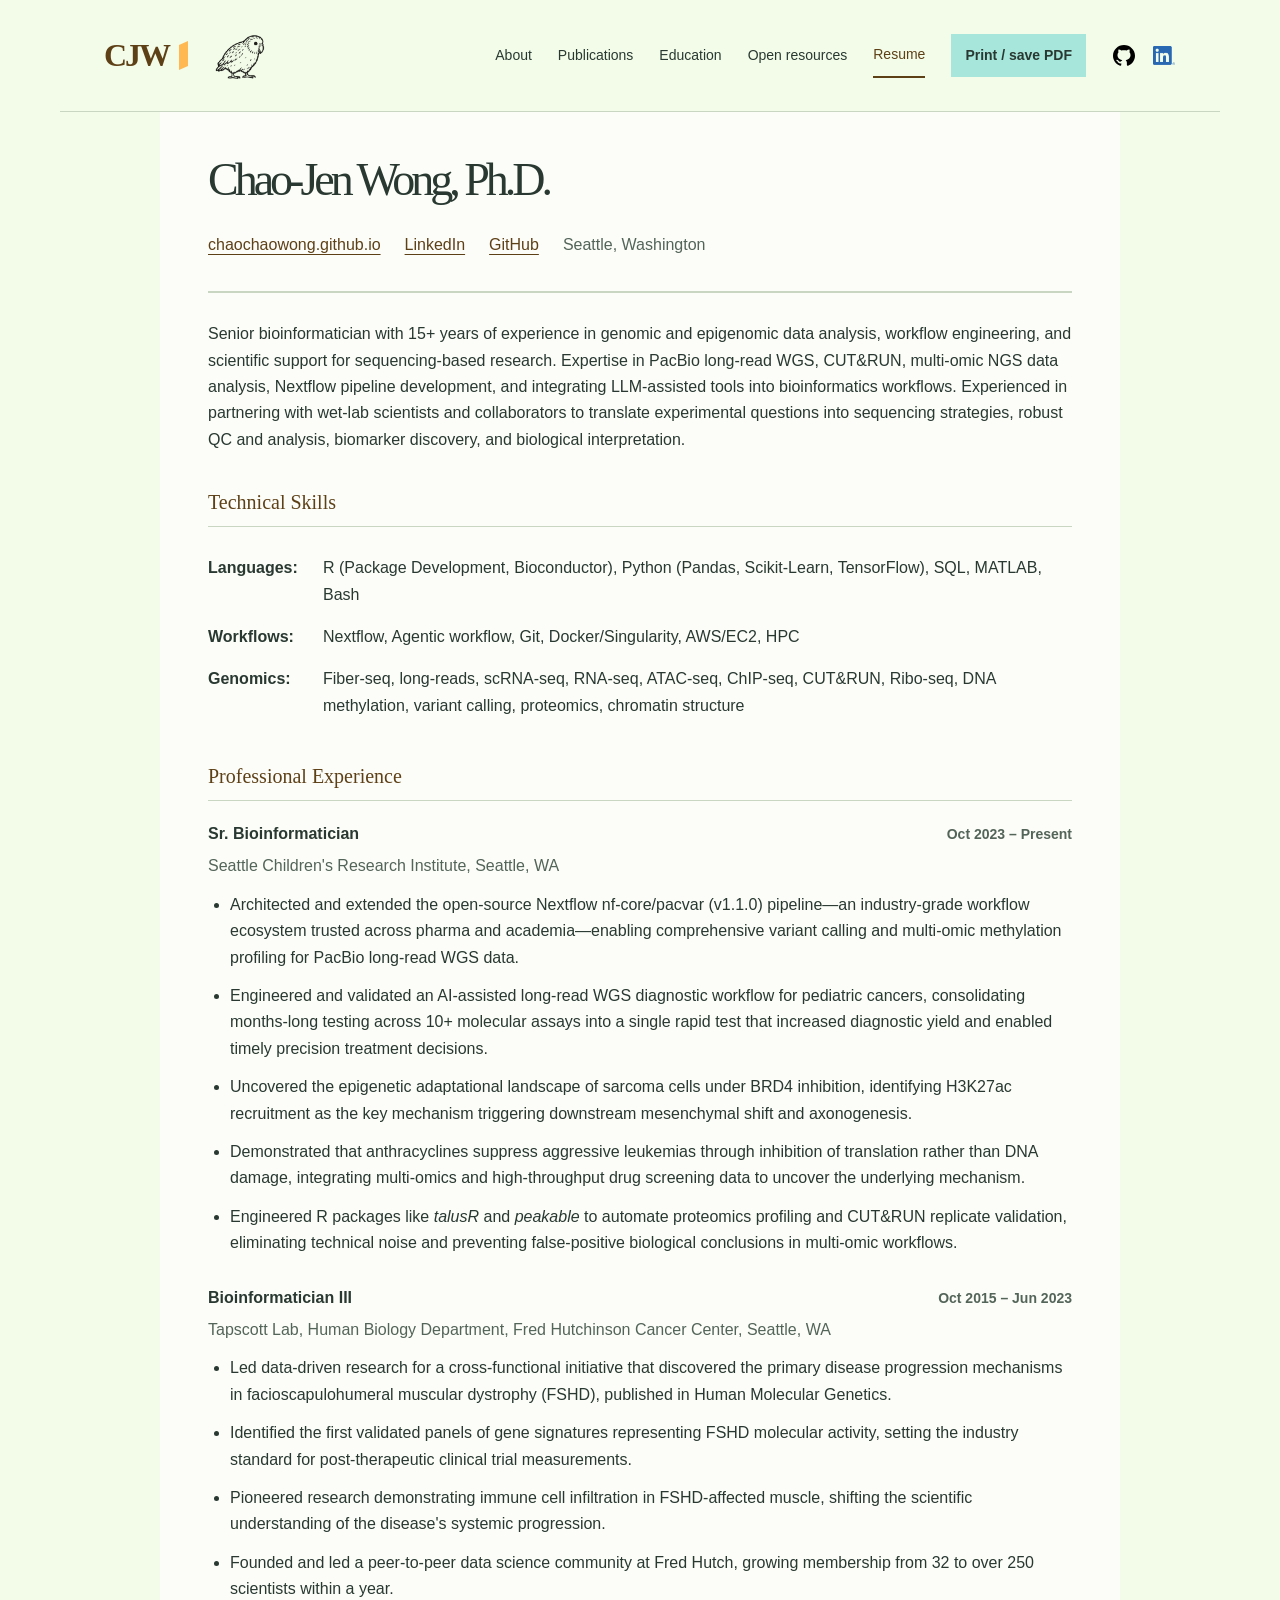
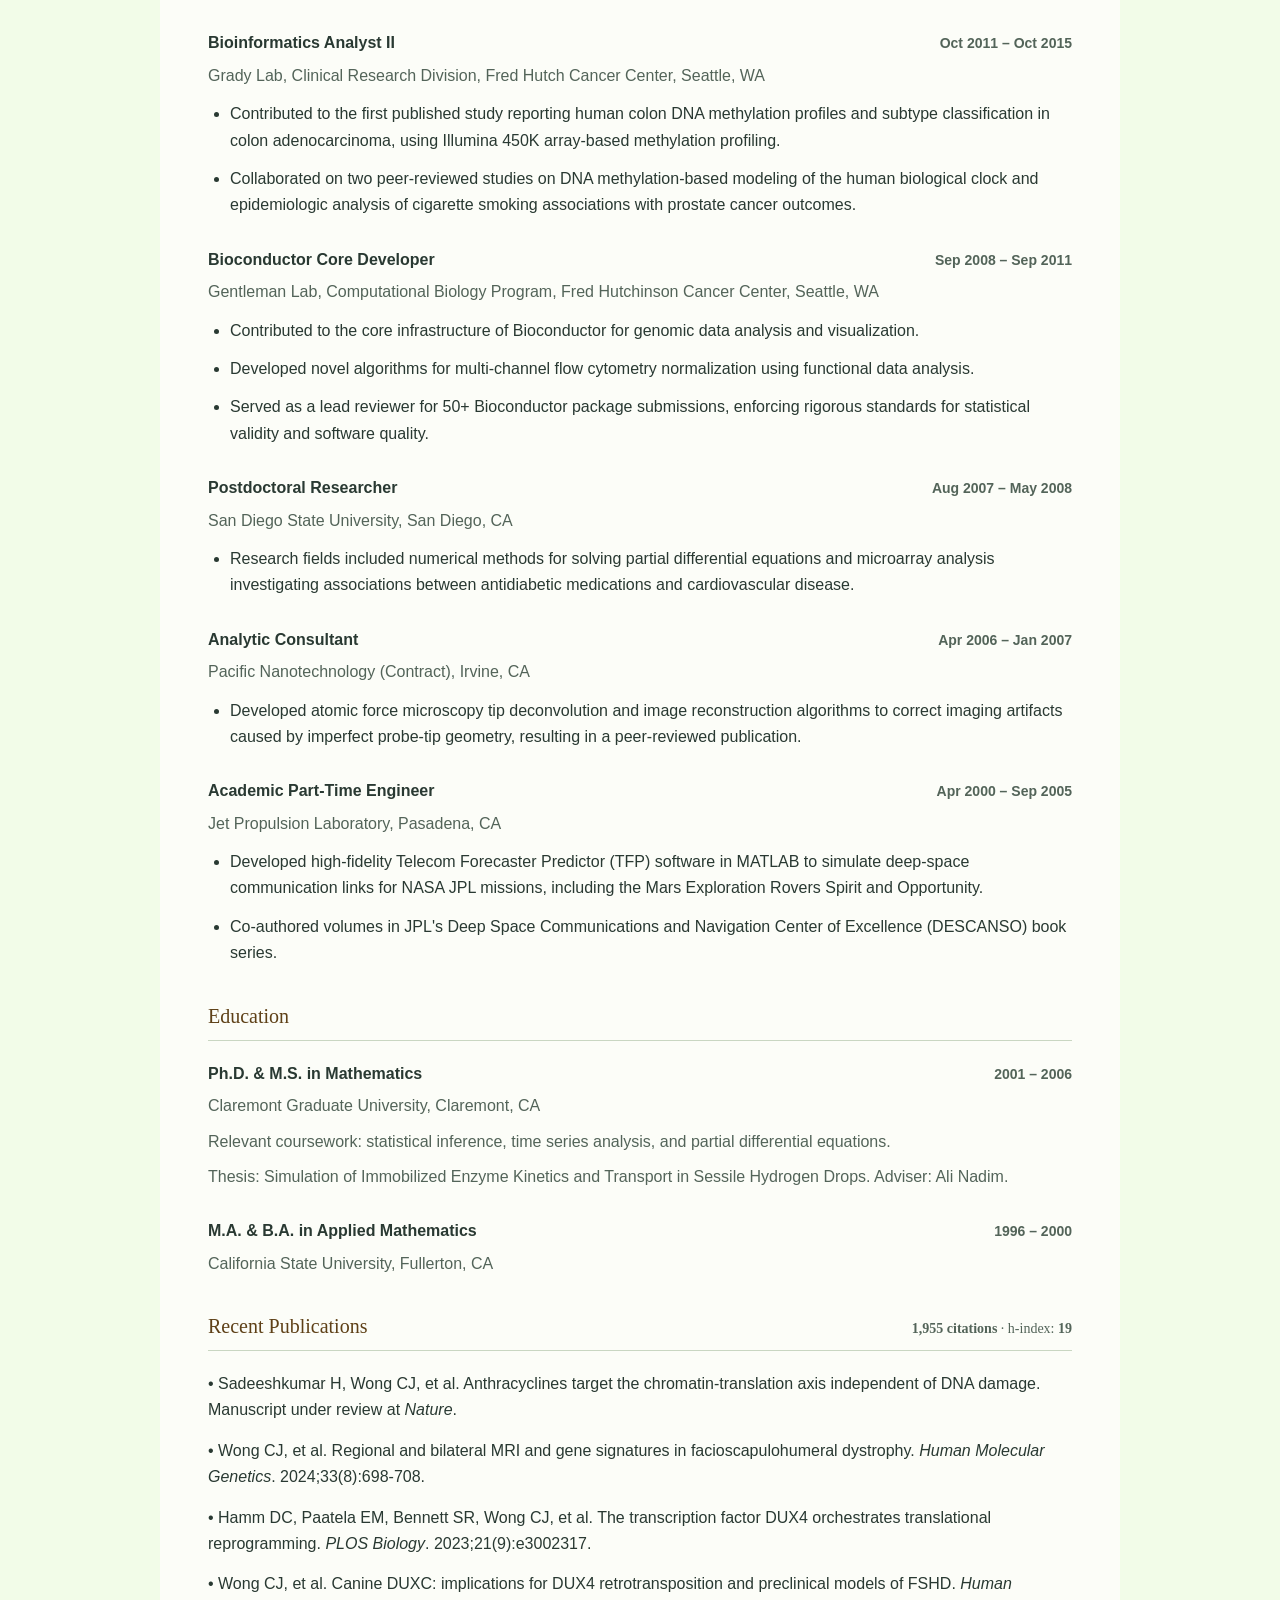
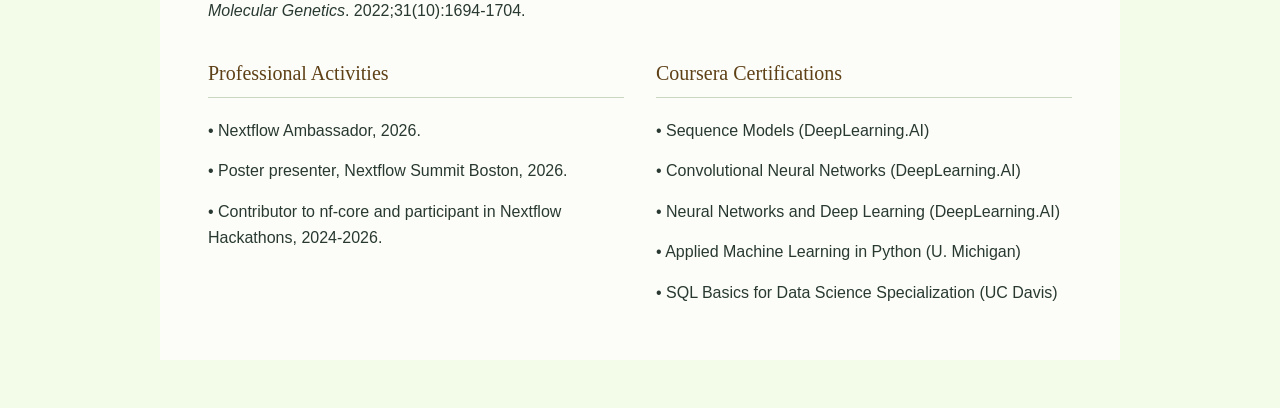
<file: resume.html>
<!doctype html>
<html lang="en">
<head>
    <meta charset="utf-8" />
    <meta name="viewport" content="width=device-width, initial-scale=1" />
    <title>Resume | Chao-Jen Wong</title>
    <meta name="description" content="Chao-Jen Wong’s resume: bioinformatics, genomics, scientific software, and workflow engineering." />
    <link rel="icon" href="assets/favicon.svg" type="image/svg+xml" />
    <link rel="stylesheet" href="assets/site.css" />
    <link rel="stylesheet" href="assets/resume.css" />
</head>
<body>
    <a class="skip" href="#main">Skip to resume</a>
    <header class="site-header">
      <a class="monogram" href="index.html" aria-label="CJW — home"
        >CJW<span></span
      ></a>
      <span class="kakapo-track" aria-hidden="true">
        <span class="kakapo-walker"><span class="kakapo-sprite"></span></span>
      </span>
      <nav aria-label="Main navigation">
        <a href="index.html">About</a>
        <a href="publications.html">Publications</a>
        <a href="education.html">Education</a>
        <a href="open-resources.html">Open resources</a>
        <a href="resume.html" aria-current="page">Resume</a>
        <a class="print-resume" href="cjw-resume-bioinfo-2026.html" target="_blank" rel="noopener noreferrer">Print / save PDF</a>
        <span class="nav-socials">
          <a class="social-link" href="https://github.com/chaochaowong" target="_blank" rel="noopener noreferrer" aria-label="GitHub profile" title="GitHub">
            <img src="assets/github.svg" width="22" height="22" alt="" />
          </a>
          <a class="social-link" href="https://www.linkedin.com/in/chao-jen-wong/" target="_blank" rel="noopener noreferrer" aria-label="LinkedIn profile" title="LinkedIn">
            <img src="assets/linkedin.png" width="22" height="22" alt="" />
          </a>
        </span>
      </nav>
    </header>

    <main id="main" class="page-container">
        <div class="header-section">
            <h1>Chao-Jen Wong, Ph.D.</h1>
            <div class="contact-bar">
                <span><a href="https://chaochaowong.github.io/" target="_blank" rel="noopener noreferrer">chaochaowong.github.io</a></span>
                <span><a href="https://www.linkedin.com/in/chao-jen-wong/" target="_blank" rel="noopener noreferrer">LinkedIn</a></span>
                <span><a href="https://github.com/chaochaowong" target="_blank" rel="noopener noreferrer">GitHub</a></span>
                <span>Seattle, Washington</span>
            </div>
        </div>

        <div class="summary">Senior bioinformatician with 15+ years of experience in genomic and epigenomic data analysis, workflow engineering, and scientific support for sequencing-based research. Expertise in PacBio long-read WGS, CUT&RUN, multi-omic NGS data analysis, Nextflow pipeline development, and integrating LLM-assisted tools into bioinformatics workflows. Experienced in partnering with wet-lab scientists and collaborators to translate experimental questions into sequencing strategies, robust QC and analysis, biomarker discovery, and biological interpretation.</div>

        <h2>Technical Skills</h2>
        <table class="skills-table">
            <tr><td class="skill-cat">Languages:</td><td>R (Package Development, Bioconductor), Python (Pandas, Scikit-Learn, TensorFlow), SQL, MATLAB, Bash</td></tr>
            <tr><td class="skill-cat">Workflows:</td><td>Nextflow, Agentic workflow, Git, Docker/Singularity, AWS/EC2, HPC</td></tr>
            <tr><td class="skill-cat">Genomics:</td><td>Fiber-seq, long-reads, scRNA-seq, RNA-seq, ATAC-seq, ChIP-seq, CUT&RUN, Ribo-seq, DNA methylation, variant calling, proteomics, chromatin structure</td></tr>
        </table>

        <h2>Professional Experience</h2>
        <div class="job-entry">
            <div class="job-header"><span>Sr. Bioinformatician</span><span>Oct 2023 – Present</span></div>
            <div class="company">Seattle Children's Research Institute, Seattle, WA</div>
            <ul>
                <li>Architected and extended the open-source Nextflow nf-core/pacvar (v1.1.0) pipeline—an industry-grade workflow ecosystem trusted across pharma and academia—enabling comprehensive variant calling and multi-omic methylation profiling for PacBio long-read WGS data.</li>
                <li>Engineered and validated an AI-assisted long-read WGS diagnostic workflow for pediatric cancers, consolidating months-long testing across 10+ molecular assays into a single rapid test that increased diagnostic yield and enabled timely precision treatment decisions.</li>
                <li>Uncovered the epigenetic adaptational landscape of sarcoma cells under BRD4 inhibition, identifying H3K27ac recruitment as the key mechanism triggering downstream mesenchymal shift and axonogenesis.</li>
                <li>Demonstrated that anthracyclines suppress aggressive leukemias through inhibition of translation rather than DNA damage, integrating multi-omics and high-throughput drug screening data to uncover the underlying mechanism.</li>
                <li>Engineered R packages like <em>talusR</em> and <em>peakable</em> to automate proteomics profiling and CUT&RUN replicate validation, eliminating technical noise and preventing false-positive biological conclusions in multi-omic workflows.</li>
            </ul>
        </div>
        
        <div class="job-entry">
            <div class="job-header"><span>Bioinformatician III</span><span>Oct 2015 – Jun 2023</span></div>
            <div class="company">Tapscott Lab, Human Biology Department, Fred Hutchinson Cancer Center, Seattle, WA</div>
            <ul>
                <li>Led data-driven research for a cross-functional initiative that discovered the primary disease progression mechanisms in facioscapulohumeral muscular dystrophy (FSHD), published in Human Molecular Genetics.</li>
                <li>Identified the first validated panels of gene signatures representing FSHD molecular activity, setting the industry standard for post-therapeutic clinical trial measurements.</li>
                <li>Pioneered research demonstrating immune cell infiltration in FSHD-affected muscle, shifting the scientific understanding of the disease's systemic progression.</li>
                <li>Founded and led a peer-to-peer data science community at Fred Hutch, growing membership from 32 to over 250 scientists within a year.</li>
            </ul>
        </div>
        
        <div class="job-entry">
            <div class="job-header"><span>Bioinformatics Analyst II</span><span>Oct 2011 – Oct 2015</span></div>
            <div class="company">Grady Lab, Clinical Research Division, Fred Hutch Cancer Center, Seattle, WA</div>
            <ul>
                <li>Contributed to the first published study reporting human colon DNA methylation profiles and subtype classification in colon adenocarcinoma, using Illumina 450K array-based methylation profiling. </li>
                <li>Collaborated on two peer-reviewed studies on DNA methylation-based modeling of the human biological clock and epidemiologic analysis of cigarette smoking associations with prostate cancer outcomes.</li>
            </ul>
        </div>

        <div class="job-entry">
            <div class="job-header"><span>Bioconductor Core Developer</span><span>Sep 2008 – Sep 2011</span></div>
            <div class="company">Gentleman Lab, Computational Biology Program, Fred Hutchinson Cancer Center, Seattle, WA</div>
            <ul>
                <li>Contributed to the core infrastructure of Bioconductor for genomic data analysis and visualization.</li>
                <li>Developed novel algorithms for multi-channel flow cytometry normalization using functional data analysis.</li>
                <li>Served as a lead reviewer for 50+ Bioconductor package submissions, enforcing rigorous standards for statistical validity and software quality.</li>
            </ul>
        </div>

        <div class="job-entry">
            <div class="job-header"><span>Postdoctoral Researcher</span><span>Aug 2007 – May 2008</span></div>
            <div class="company">San Diego State University, San Diego, CA</div>
            <ul>
                <li>Research fields included numerical methods for solving partial differential equations and microarray analysis investigating associations between antidiabetic medications and cardiovascular disease.</li>
            </ul>
        </div>

        <div class="job-entry">
            <div class="job-header"><span>Analytic Consultant</span><span>Apr 2006 – Jan 2007</span></div>
            <div class="company">Pacific Nanotechnology (Contract), Irvine, CA</div>
            <ul><li>Developed atomic force microscopy tip deconvolution and image reconstruction algorithms to correct imaging artifacts caused by imperfect probe-tip geometry, resulting in a peer-reviewed publication.</li></ul>
        </div>

        <div class="job-entry">
            <div class="job-header"><span>Academic Part-Time Engineer</span><span>Apr 2000 – Sep 2005</span></div>
            <div class="company">Jet Propulsion Laboratory, Pasadena, CA</div>
            <ul><li>Developed high-fidelity Telecom Forecaster Predictor (TFP) software in MATLAB to simulate deep-space communication links for NASA JPL missions, including the Mars Exploration Rovers Spirit and Opportunity.</li>
                <li>Co-authored volumes in JPL's Deep Space Communications and Navigation Center of Excellence (DESCANSO) book series.</li></ul>
        </div>

        <h2>Education</h2>
        <div class="job-entry">
            <div class="job-header"><span>Ph.D. & M.S. in Mathematics</span><span>2001 – 2006</span></div>
            <div class="company">Claremont Graduate University, Claremont, CA</div>
            <div class="education-detail">Relevant coursework: statistical inference, time series analysis, and partial differential equations.</div>
            <div class="education-detail">Thesis: Simulation of Immobilized Enzyme Kinetics and Transport in Sessile Hydrogen Drops. Adviser: Ali Nadim.</div>
        </div>
        <div class="job-entry">
            <div class="job-header"><span>M.A. & B.A. in Applied Mathematics</span><span>1996 – 2000</span></div>
            <div class="company">California State University, Fullerton, CA</div>
        </div>

        <h2 class="publications-heading"><span>Recent Publications</span><span class="citation-metrics"><strong>1,955 citations</strong> · h-index: <strong>19</strong></span></h2>
        <div class="pub-item">• Sadeeshkumar H, Wong CJ, et al. Anthracyclines target the chromatin-translation axis independent of DNA damage. Manuscript under review at <em>Nature</em>.</div>
        <div class="pub-item">• Wong CJ, et al. Regional and bilateral MRI and gene signatures in facioscapulohumeral dystrophy. <em>Human Molecular Genetics</em>. 2024;33(8):698-708.</div>
        <div class="pub-item">• Hamm DC, Paatela EM, Bennett SR, Wong CJ, et al. The transcription factor DUX4 orchestrates translational reprogramming. <em>PLOS Biology</em>. 2023;21(9):e3002317.</div>
        <div class="pub-item">• Wong CJ, et al. Canine DUXC: implications for DUX4 retrotransposition and preclinical models of FSHD. <em>Human Molecular Genetics</em>. 2022;31(10):1694-1704.</div>

        <div class="bottom-grid">
            <div class="bottom-column">
                <h2 style="margin-top:0;">Professional Activities</h2>
                <div class="activity-item">• Nextflow Ambassador, 2026.</div>
                <div class="activity-item">• Poster presenter, Nextflow Summit Boston, 2026.</div>
                <div class="activity-item">• Contributor to nf-core and participant in Nextflow Hackathons, 2024-2026.</div>
            </div>
            <div class="bottom-column">
                <h2 style="margin-top:0;">Coursera Certifications</h2>
                <div class="cert-item">• Sequence Models (DeepLearning.AI)</div>
                <div class="cert-item">• Convolutional Neural Networks (DeepLearning.AI)</div>
                <div class="cert-item">• Neural Networks and Deep Learning (DeepLearning.AI)</div>
                <div class="cert-item">• Applied Machine Learning in Python (U. Michigan)</div>
                <div class="cert-item">• SQL Basics for Data Science Specialization (UC Davis)</div>
            </div>
        </div>
    </main>

</body>
</html>
</file>
<file: assets/site.css>
/* Screen approximations of the supplied CMYK palette; pale king’s blue assumes K=0. */
:root {
  --umber: #5e4017;
  --blue: #a6e6db;
  --pale: #f2fce8;
  --yellow: #ffb852;
  --ink: #293932;
  --muted: #536459;
  --line: #c9d6c2;
  --paper: #fcfdf8;
  --serif: Georgia, "Times New Roman", serif;
}
* {
  box-sizing: border-box;
}
html {
  scroll-behavior: smooth;
}
body {
  margin: 0;
  background: var(--pale);
  color: var(--ink);
  font:
    16px/1.7 -apple-system,
    BlinkMacSystemFont,
    "Segoe UI",
    sans-serif;
}
a {
  color: var(--umber);
  text-underline-offset: 5px;
}
a:hover {
  text-decoration-thickness: 2px;
}
a:focus-visible {
  outline: 3px solid var(--umber);
  outline-offset: 5px;
}
.site-header,
main,
footer {
  max-width: 1160px;
  margin: auto;
  padding-left: 44px;
  padding-right: 44px;
}
.site-header {
  min-height: 112px;
  display: flex;
  align-items: center;
  justify-content: space-between;
  gap: 32px;
  border-bottom: 1px solid var(--line);
}
.monogram {
  font: 700 32px var(--serif);
  letter-spacing: -2px;
  text-decoration: none;
  display: flex;
  align-items: center;
  gap: 10px;
}
.monogram span {
  width: 9px;
  height: 25px;
  background: var(--yellow);
  transform: skewY(-25deg);
}
nav {
  display: flex;
  align-items: center;
  flex-wrap: wrap;
  gap: 26px;
}
nav a {
  font-size: 14px;
  text-decoration: none;
  padding: 10px 0;
  color: var(--ink);
}
.nav-socials {
  display: inline-flex;
  align-items: center;
  gap: 16px;
}
nav .social-link {
  display: inline-flex;
  align-items: center;
  justify-content: center;
  min-width: 24px;
  min-height: 44px;
}
.social-link img {
  display: block;
  width: 22px;
  height: 22px;
  object-fit: contain;
}
nav a[aria-current] {
  border-bottom: 2px solid var(--umber);
  color: var(--umber);
}
.skip {
  position: absolute;
  left: 10px;
  top: -100px;
  background: white;
  padding: 10px;
  z-index: 10;
}
.skip:focus {
  top: 10px;
}
.hero {
  display: grid;
  grid-template-columns: 1.2fr 1fr;
  gap: 70px;
  align-items: center;
  padding: 74px 0 90px;
}
.eyebrow {
  font-size: 12px;
  font-weight: 700;
  letter-spacing: 2px;
  color: var(--umber);
  margin: 0 0 18px;
}
h1,
h2,
h3 {
  font-family: var(--serif);
  font-weight: 400;
  line-height: 1.15;
}
h1 {
  font-size: clamp(52px, 7.8vw, 92px);
  letter-spacing: -4px;
  margin: 0 0 24px;
}
.period {
  color: var(--umber);
}
.role {
  font-size: 19px;
  color: var(--umber);
  margin: 0 0 24px;
}
.intro {
  font: 25px/1.45 var(--serif);
  max-width: 490px;
}
.hero-copy > p:not(.eyebrow):not(.role):not(.intro) {
  max-width: 470px;
  color: var(--muted);
}
.button {
  display: inline-block;
  margin-top: 18px;
  background: var(--umber);
  color: var(--pale);
  padding: 12px 24px;
  text-decoration: none;
  font-size: 14px;
}
.button:hover {
  background: #493110;
}
.portrait {
  position: relative;
  margin: 0;
  padding: 0 0 28px 28px;
}
.portrait:before {
  content: "";
  position: absolute;
  inset: 28px 28px 0 0;
  background: var(--blue);
  z-index: -1;
}
.portrait img {
  display: block;
  width: 100%;
  height: 430px;
  object-fit: cover;
  object-position: center 35%;
  filter: saturate(0.85);
}
.portrait figcaption {
  font-size: 12px;
  margin: 14px 0 0;
  color: var(--muted);
  letter-spacing: 1px;
}
.section-heading {
  display: flex;
  justify-content: space-between;
  align-items: end;
  gap: 24px;
  margin-bottom: 40px;
}
.section-heading h2 {
  font-size: 39px;
  margin: 0;
}
.section-heading > p {
  font-size: 14px;
  color: var(--muted);
}
.career {
  border-top: 1px solid var(--line);
  padding: 48px 0 65px;
}
.timeline {
  padding: 0 0 0 28px;
  margin: 0;
  list-style: none;
  position: relative;
}
.timeline:before {
  content: "";
  position: absolute;
  left: 6px;
  top: 12px;
  bottom: 60px;
  width: 1px;
  background: var(--umber);
}
.timeline li {
  position: relative;
  display: grid;
  grid-template-columns: 150px 1fr;
  column-gap: 26px;
  padding: 0 0 35px 24px;
}
.timeline li:before {
  content: "";
  position: absolute;
  left: -27px;
  top: 8px;
  width: 10px;
  height: 10px;
  border: 2px solid var(--umber);
  border-radius: 50%;
  background: var(--pale);
}
.timeline li:after {
  content: "↓";
  position: absolute;
  left: -27px;
  bottom: 9px;
  color: var(--umber);
  font-size: 16px;
  background: var(--pale);
  line-height: 1;
}
.timeline li:last-child:after {
  display: none;
}
.date {
  font-size: 12px;
  letter-spacing: 1px;
  font-weight: 700;
  color: var(--umber);
}
.timeline .date {
  grid-row: 1/4;
  padding-top: 4px;
}
.timeline h3 {
  font-size: 24px;
  margin: 0 0 7px;
}
.timeline p {
  margin: 0;
  font-size: 15px;
}
.timeline .detail {
  font-size: 15px;
  color: var(--muted);
  margin-top: 10px;
  max-width: 680px;
}
.timeline .detail strong {
  color: var(--umber);
  font-weight: 600;
}
.timeline .current:before {
  background: var(--yellow);
}
.page-intro {
  padding: 64px 0 48px;
  max-width: 800px;
}
.page-intro h1 {
  font-size: clamp(46px, 6vw, 72px);
  letter-spacing: -3px;
}
.lede {
  font: 23px/1.5 var(--serif);
  color: var(--muted);
}
.degree {
  display: grid;
  grid-template-columns: 160px 1fr;
  gap: 28px;
  border-top: 1px solid var(--line);
  padding: 38px 0;
}
.degree h2 {
  font-size: 32px;
  margin: 0 0 14px;
}
.degree p {
  margin: 0;
}
.institution {
  font-weight: 600;
}
dl {
  display: grid;
  grid-template-columns: 145px 1fr;
  gap: 12px;
  margin: 28px 0 0;
}
dt {
  font-size: 14px;
  font-weight: 600;
}
dd {
  margin: 0;
  color: var(--muted);
}
.education-list {
  padding-bottom: 70px;
}
.bioc-note {
  background: var(--blue);
  display: grid;
  grid-template-columns: 150px 1fr;
  gap: 26px;
  padding: 30px;
  margin-bottom: 40px;
}
.bioc-note h2 {
  font-size: 28px;
  margin: 0;
}
.bioc-note p {
  margin-bottom: 0;
}
.resources {
  display: grid;
  grid-template-columns: 1fr 1fr;
  gap: 0 44px;
  padding-bottom: 70px;
}
.resource {
  border-top: 1px solid var(--line);
  padding: 32px 0;
  display: flex;
  gap: 22px;
}
.resource-number {
  font: 16px var(--serif);
  color: var(--umber);
  padding-top: 3px;
}
.resource h2 {
  font-size: 32px;
  margin: 0;
}
.resource .eyebrow {
  margin-bottom: 10px;
}
.resource p:not(.eyebrow) {
  color: var(--muted);
}
.resource a {
  font-size: 14px;
}
.publication-note {
  max-width: 800px;
  color: var(--muted);
  font-size: 14px;
}
.pub-year {
  font-size: 30px;
  margin: 40px 0 20px;
}
.publications {
  list-style: none;
  padding: 0;
}
.publication {
  border-top: 1px solid var(--line);
  padding: 24px 0;
}
.publication.first-author {
  border-left: 4px solid var(--umber);
  padding-left: 22px;
  background: linear-gradient(90deg, #ffb85220, transparent);
}
.publication h3 {
  font: 22px/1.4 var(--serif);
  margin: 8px 0 12px;
}
.publication h3 a {
  color: var(--ink);
  text-decoration: none;
}
.publication h3 a:hover {
  text-decoration: underline;
}
.authors {
  font-size: 14px;
  color: var(--muted);
  margin: 0 0 8px;
}
.journal {
  font-size: 14px;
  margin: 0;
}
.badge {
  display: inline-block;
  background: var(--yellow);
  color: #493110;
  padding: 2px 10px;
  font-size: 12px;
  font-weight: 700;
  letter-spacing: 0.5px;
}
.pub-meta {
  display: flex;
  flex-wrap: wrap;
  gap: 18px;
  margin-top: 10px;
  font-size: 13px;
}
.publications-section {
  padding-bottom: 40px;
}
footer {
  display: flex;
  flex-wrap: wrap;
  justify-content: space-between;
  gap: 20px;
  border-top: 1px solid var(--line);
  padding-top: 26px;
  padding-bottom: 32px;
  font-size: 12px;
  color: var(--muted);
}
footer div {
  display: flex;
  gap: 22px;
}
@media (min-width: 1100px) {
  .hero h1 {
    font-size: 96px;
  }
}
@media (max-width: 760px) {
  .site-header,
  main,
  footer {
    padding-left: 24px;
    padding-right: 24px;
  }
  .site-header {
    padding-top: 22px;
    padding-bottom: 16px;
    align-items: start;
    flex-direction: column;
    gap: 8px;
  }
  nav {
    gap: 18px;
  }
  nav a {
    font-size: 13px;
  }
  .hero {
    grid-template-columns: 1fr;
    gap: 40px;
    padding-top: 40px;
    padding-bottom: 55px;
  }
  .hero h1 {
    font-size: 68px;
  }
  .portrait {
    max-width: 420px;
    width: 100%;
    justify-self: center;
  }
  .portrait img {
    height: 360px;
  }
  .section-heading {
    display: block;
  }
  .section-heading h2 {
    font-size: 32px;
  }
  .timeline li {
    grid-template-columns: 1fr;
    padding-left: 12px;
  }
  .timeline .date {
    grid-row: auto;
    margin-bottom: 8px;
  }
  .timeline h3 {
    font-size: 22px;
  }
  .degree,
  .bioc-note {
    grid-template-columns: 1fr;
    gap: 14px;
  }
  .degree h2 {
    font-size: 27px;
  }
  dl {
    grid-template-columns: 1fr;
    gap: 6px;
  }
  dd {
    margin-bottom: 12px;
  }
  .resources {
    grid-template-columns: 1fr;
  }
  .page-intro {
    padding-top: 42px;
  }
  .page-intro h1 {
    letter-spacing: -2px;
    overflow-wrap: anywhere;
  }
  .publication h3 {
    font-size: 20px;
  }
}
@media (prefers-reduced-motion: reduce) {
  html {
    scroll-behavior: auto;
  }
}

.career-links {
  display: flex;
  flex-wrap: wrap;
  gap: 12px;
  margin-top: 18px;
}
.career-links .button {
  margin-top: 0;
}

.home .button {
  background: var(--blue);
  color: var(--ink);
  font-weight: 700;
}
.home .button:hover {
  background: #92d4c9;
}

/* Decorative kākāpō stroll between the monogram and navigation. */
.site-header { position: relative; gap: 20px; }
.kakapo-track {
  position: relative;
  flex: 1 1 120px;
  min-width: 64px;
  max-width: 260px;
  height: 64px;
  pointer-events: none;
}
.kakapo-walker {
  position: absolute;
  left: 0;
  bottom: 4px;
  width: 56px;
  height: 56px;
  animation: kakapo-stroll 12s linear infinite;
}
.kakapo-sprite {
  display: block;
  width: 56px;
  height: 56px;
  background-image: url("../images/kakapo-walkingcycle-frames.png");
  background-repeat: no-repeat;
  background-size: 336px 112px;
  background-position: 0 -28px;
  animation: kakapo-steps 0.9s steps(6) infinite;
}
@keyframes kakapo-stroll {
  0%, 49% { transform: scaleX(1); }
  50%, 99% { transform: scaleX(-1); }
  0%, 100% { left: 0; }
  49%, 50% { left: calc(100% - 56px); }
}
@keyframes kakapo-steps {
  from { background-position: 0 -28px; }
  to { background-position: -336px -28px; }
}
@media (min-width: 761px) and (max-width: 1050px) {
  .site-header { flex-wrap: wrap; padding-top: 16px; padding-bottom: 16px; gap: 12px 20px; }
  .kakapo-track { max-width: none; }
  .site-header nav { width: 100%; }
}
@media (max-width: 760px) {
  .kakapo-track { position: absolute; top: 12px; left: 124px; right: 24px; max-width: 260px; }
}
@media (prefers-reduced-motion: reduce) {
  .kakapo-walker, .kakapo-sprite { animation: none; }
}
@media print { .kakapo-track { display: none; } }
</file>
<file: assets/resume.css>
* { box-sizing: border-box; }
:root { color-scheme: light; }
body { margin: 0; background: #f2fce8; color: #293932; font: 16px/1.65 -apple-system, BlinkMacSystemFont, "Segoe UI", sans-serif; }
a { color: #5e4017; text-underline-offset: 4px; }
a:focus-visible { outline: 3px solid #5e4017; outline-offset: 4px; }
.skip { position: absolute; top: -100px; left: 16px; padding: 10px; background: white; }
.skip:focus { top: 10px; }
.site-header .print-resume { padding: 10px 14px; background: var(--blue); color: var(--ink); font-weight: 600; }
.site-header .print-resume:hover { background: #92d4c9; }
.page-container { max-width: 960px; margin: 0 auto 48px; padding: 40px 48px; background: #fcfdf8; overflow-wrap: anywhere; }
.header-section { border-bottom: 2px solid #c9d6c2; padding-bottom: 24px; }
h1 { margin: 0 0 16px; font: 400 clamp(30px, 5vw, 46px)/1.2 Georgia, serif; }
.contact-bar { display: flex; flex-wrap: wrap; gap: 8px 24px; color: #536459; }
.contact-bar a { display: inline-flex; min-height: 44px; align-items: center; }
.contact-bar span { display: inline-flex; align-items: center; }
.summary { margin: 28px 0; }
h2 { font-size: 20px; line-height: 1.35; color: #5e4017; border-bottom: 1px solid #c9d6c2; padding-bottom: 10px; margin: 36px 0 20px; }
.job-entry { margin-bottom: 28px; }
.job-header { display: flex; justify-content: space-between; align-items: baseline; gap: 8px 20px; font-weight: 700; }
.job-header span:last-child { font-size: 14px; color: #536459; white-space: nowrap; }
.company { color: #536459; margin: 6px 0 10px; }
ul { padding-left: 22px; margin: 12px 0; }
li { margin-bottom: 12px; }
.skills-table { width: 100%; border-collapse: collapse; }
.skills-table td { vertical-align: top; padding: 8px 0; }
.skills-table .skill-cat { width: 115px; padding-right: 20px; font-weight: 700; }
.publications-heading { display: flex; justify-content: space-between; align-items: baseline; flex-wrap: wrap; gap: 8px 20px; }
.citation-metrics { margin-left: auto; font-size: 14px; font-weight: normal; color: #536459; }
.pub-item, .activity-item, .cert-item { margin-bottom: 14px; }
.education-detail { color: #536459; margin-top: 8px; }
.bottom-grid { display: grid; grid-template-columns: 1fr 1fr; gap: 32px; margin-top: 36px; }
@media (max-width: 600px) {
    .page-container { padding: 28px 20px; margin-bottom: 0; }
    .job-header { flex-direction: column; gap: 4px; }
    .skills-table, .skills-table tbody, .skills-table tr, .skills-table td { display: block; }
    .skills-table tr { margin-bottom: 14px; }
    .skills-table td { padding: 0; }
    .skills-table .skill-cat { width: auto; padding: 0 0 4px; }
    .bottom-grid { grid-template-columns: 1fr; gap: 24px; }
    .citation-metrics { margin-left: 0; }
}
@media print {
    body { background: white; font-size: 10pt; }
    .site-header, .skip { display: none; }
    .page-container { padding: 0; margin: 0; max-width: none; }
    h2 { break-after: avoid; }
}
</file>
